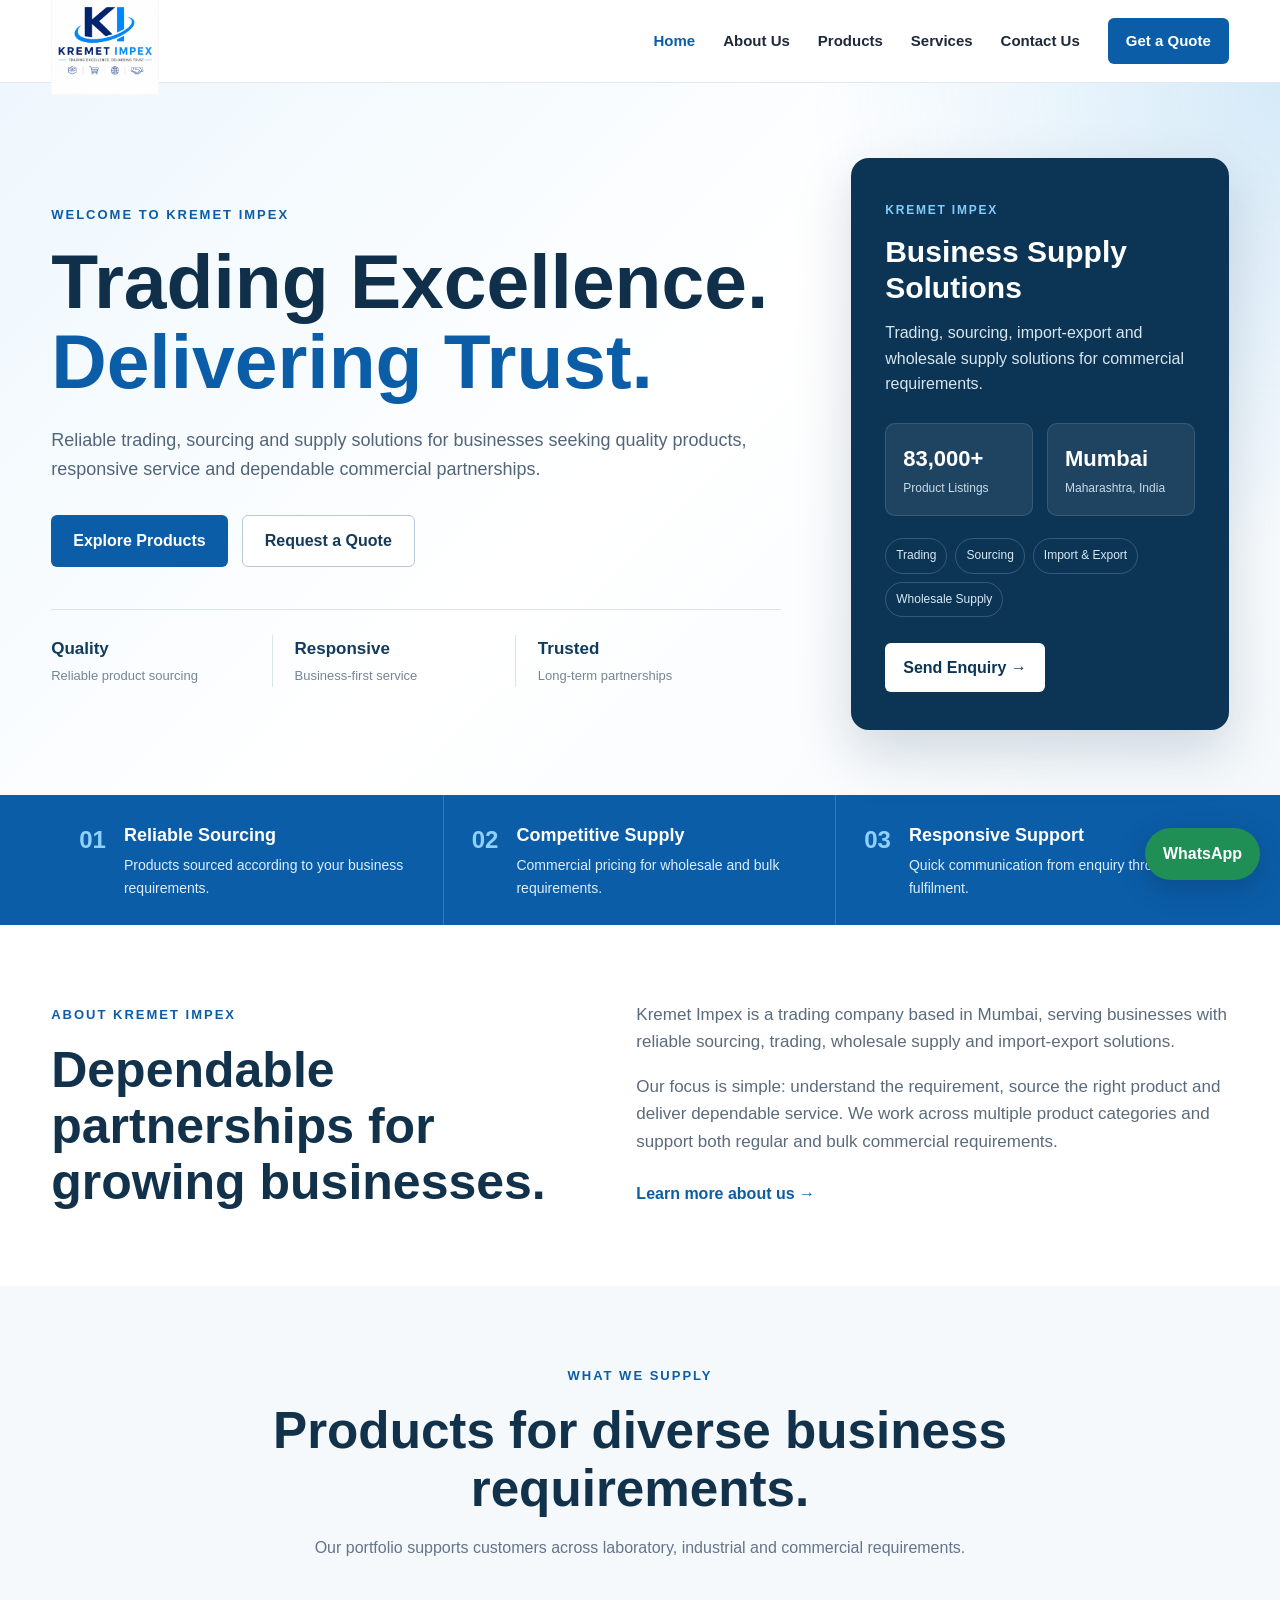
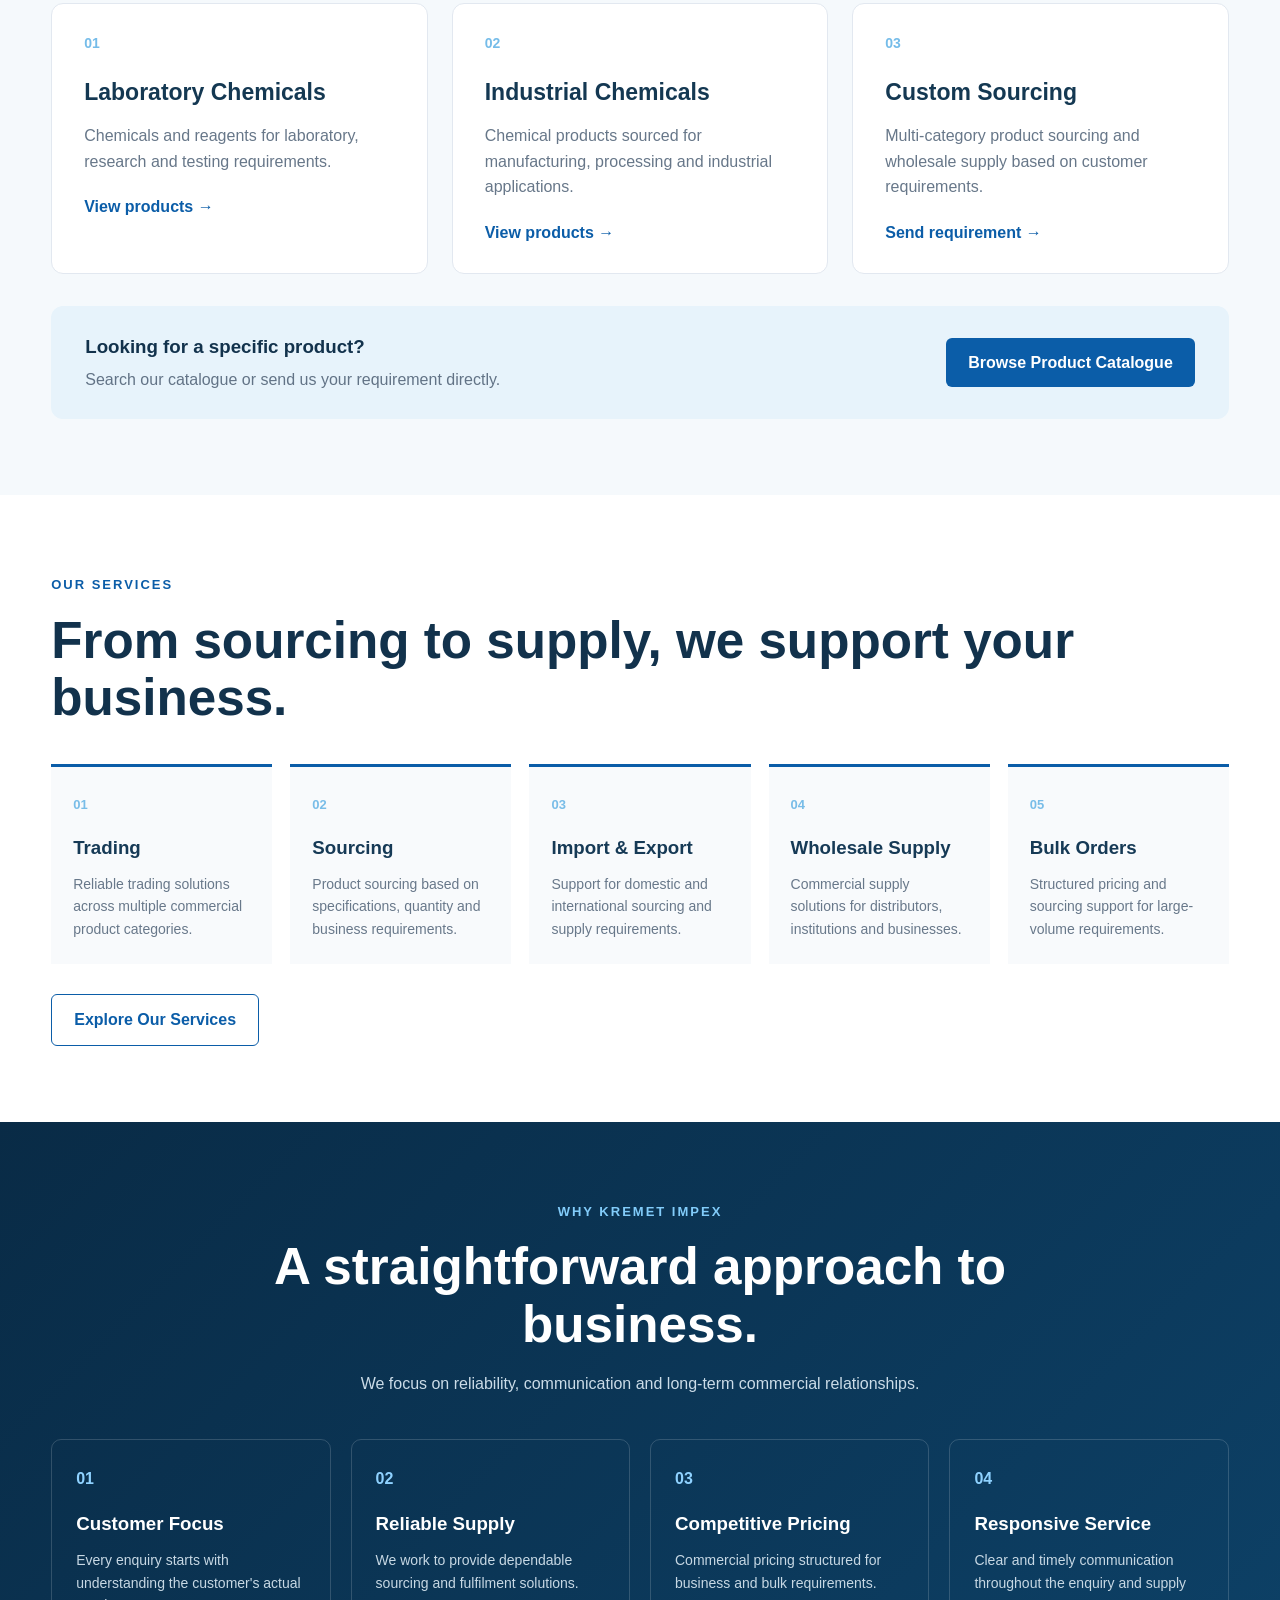
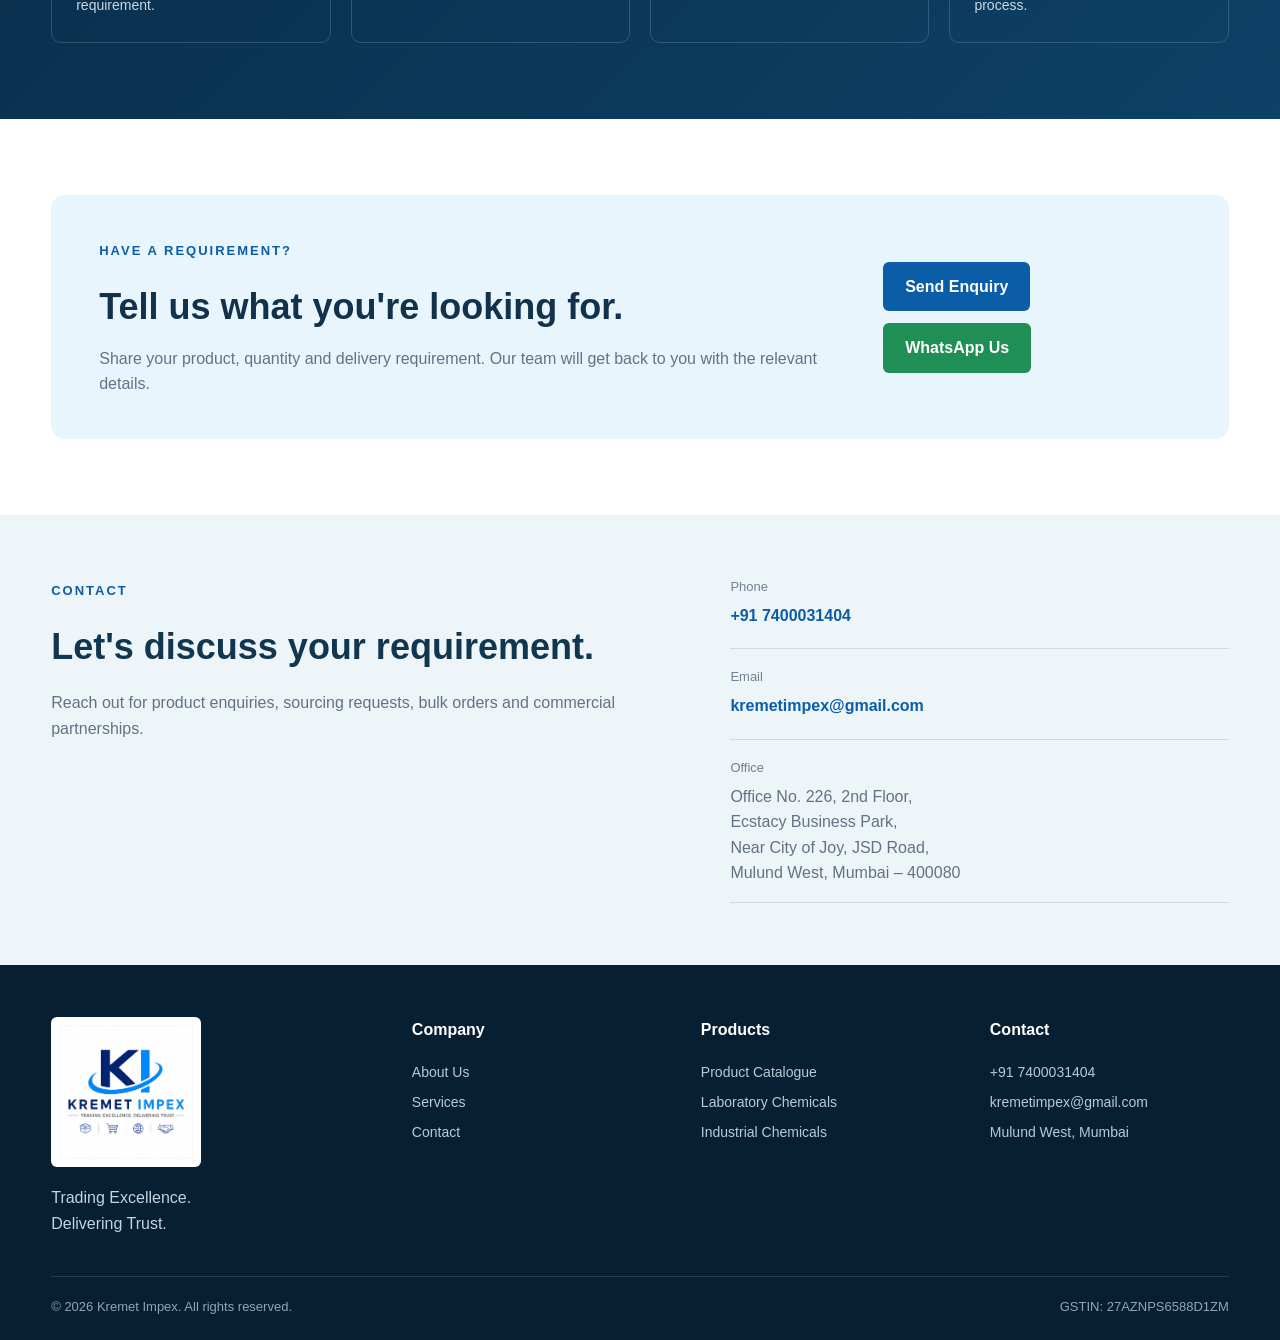
<file: index.html>
<!DOCTYPE html>
<html lang="en">

<head>
    <meta charset="UTF-8">
    <meta name="viewport" content="width=device-width, initial-scale=1.0">

<link rel="icon" type="image/png" href="images/kisquare.png">
<link rel="shortcut icon" type="image/png" href="images/kisquare.png">
<link rel="apple-touch-icon" href="images/kisquare.png">

    <title>Kremet Impex | Trading Excellence. Delivering Trust.</title>

    <meta name="description"
        content="Kremet Impex is a Mumbai-based trading company providing chemicals, sourcing, import-export, wholesale supply and bulk order solutions.">

    <link rel="stylesheet" href="style.css">
</head>

<body>

<header class="header">

    <div class="container navbar">

        <a href="index.html" class="brand">
            <img src="images/logo.jpeg" alt="Kremet Impex">
        </a>

        <button class="menu-button" id="menuButton" aria-label="Open menu">
            ☰
        </button>

        <nav class="navigation" id="navigation">

            <a href="index.html" class="active">Home</a>
            <a href="about.html">About Us</a>
            <a href="products.html">Products</a>
            <a href="services.html">Services</a>
            <a href="contact.html">Contact Us</a>
            <a href="contact.html" class="nav-quote">Get a Quote</a>

        </nav>

    </div>

</header>


<main>


<section class="hero">

    <div class="container hero-grid">

        <div class="hero-content">

            <span class="eyebrow">WELCOME TO KREMET IMPEX</span>

            <h1>
                Trading Excellence.<br>
                <span>Delivering Trust.</span>
            </h1>

            <p class="hero-description">
                Reliable trading, sourcing and supply solutions for businesses
                seeking quality products, responsive service and dependable
                commercial partnerships.
            </p>

            <div class="hero-actions">

                <a href="products.html" class="button primary-button">
                    Explore Products
                </a>

                <a href="contact.html" class="button secondary-button">
                    Request a Quote
                </a>

            </div>

            <div class="hero-highlights">

                <div>
                    <strong>Quality</strong>
                    <span>Reliable product sourcing</span>
                </div>

                <div>
                    <strong>Responsive</strong>
                    <span>Business-first service</span>
                </div>

                <div>
                    <strong>Trusted</strong>
                    <span>Long-term partnerships</span>
                </div>

            </div>

        </div>


        <div class="hero-card">

            <span class="hero-card-label">KREMET IMPEX</span>

            <h3>Business Supply Solutions</h3>

            <p class="hero-card-intro">
                Trading, sourcing, import-export and wholesale supply
                solutions for commercial requirements.
            </p>

            <div class="hero-card-stats">

                <div>
                    <strong>83,000+</strong>
                    <span>Product Listings</span>
                </div>

                <div>
                    <strong>Mumbai</strong>
                    <span>Maharashtra, India</span>
                </div>

            </div>

            <div class="hero-card-services">
                <span>Trading</span>
                <span>Sourcing</span>
                <span>Import & Export</span>
                <span>Wholesale Supply</span>
            </div>

            <a href="contact.html" class="hero-card-button">
                Send Enquiry →
            </a>

        </div>

    </div>

</section>


<section class="trust-strip">

    <div class="container trust-grid">

        <div class="trust-item">

            <span>01</span>

            <div>
                <h3>Reliable Sourcing</h3>
                <p>
                    Products sourced according to your business requirements.
                </p>
            </div>

        </div>


        <div class="trust-item">

            <span>02</span>

            <div>
                <h3>Competitive Supply</h3>
                <p>
                    Commercial pricing for wholesale and bulk requirements.
                </p>
            </div>

        </div>


        <div class="trust-item">

            <span>03</span>

            <div>
                <h3>Responsive Support</h3>
                <p>
                    Quick communication from enquiry through fulfilment.
                </p>
            </div>

        </div>

    </div>

</section>


<section class="section about-preview">

    <div class="container two-column">

        <div class="section-heading about-heading">

            <span class="eyebrow">ABOUT KREMET IMPEX</span>

            <h2>
                Dependable partnerships for growing businesses.
            </h2>

        </div>


        <div class="about-text">

            <p>
                Kremet Impex is a trading company based in Mumbai,
                serving businesses with reliable sourcing, trading,
                wholesale supply and import-export solutions.
            </p>

            <p>
                Our focus is simple: understand the requirement,
                source the right product and deliver dependable service.
                We work across multiple product categories and support
                both regular and bulk commercial requirements.
            </p>

            <a href="about.html" class="text-link">
                Learn more about us →
            </a>

        </div>

    </div>

</section>


<section class="section products-preview">

    <div class="container">

        <div class="section-heading centered">

            <span class="eyebrow">WHAT WE SUPPLY</span>

            <h2>
                Products for diverse business requirements.
            </h2>

            <p>
                Our portfolio supports customers across laboratory,
                industrial and commercial requirements.
            </p>

        </div>


        <div class="category-grid">

            <article class="category-card">

                <div class="category-number">01</div>

                <h3>Laboratory Chemicals</h3>

                <p>
                    Chemicals and reagents for laboratory,
                    research and testing requirements.
                </p>

                <a href="products.html">
                    View products →
                </a>

            </article>


            <article class="category-card">

                <div class="category-number">02</div>

                <h3>Industrial Chemicals</h3>

                <p>
                    Chemical products sourced for manufacturing,
                    processing and industrial applications.
                </p>

                <a href="products.html">
                    View products →
                </a>

            </article>


            <article class="category-card">

                <div class="category-number">03</div>

                <h3>Custom Sourcing</h3>

                <p>
                    Multi-category product sourcing and wholesale
                    supply based on customer requirements.
                </p>

                <a href="contact.html">
                    Send requirement →
                </a>

            </article>

        </div>


        <div class="products-cta">

            <div>

                <h3>Looking for a specific product?</h3>

                <p>
                    Search our catalogue or send us your requirement directly.
                </p>

            </div>

            <a href="products.html" class="button primary-button">
                Browse Product Catalogue
            </a>

        </div>

    </div>

</section>


<section class="section services-preview">

    <div class="container">

        <div class="section-heading">

            <span class="eyebrow">OUR SERVICES</span>

            <h2>
                From sourcing to supply, we support your business.
            </h2>

        </div>


        <div class="services-grid">

            <article class="service-card">

                <span>01</span>

                <h3>Trading</h3>

                <p>
                    Reliable trading solutions across multiple
                    commercial product categories.
                </p>

            </article>


            <article class="service-card">

                <span>02</span>

                <h3>Sourcing</h3>

                <p>
                    Product sourcing based on specifications,
                    quantity and business requirements.
                </p>

            </article>


            <article class="service-card">

                <span>03</span>

                <h3>Import & Export</h3>

                <p>
                    Support for domestic and international
                    sourcing and supply requirements.
                </p>

            </article>


            <article class="service-card">

                <span>04</span>

                <h3>Wholesale Supply</h3>

                <p>
                    Commercial supply solutions for distributors,
                    institutions and businesses.
                </p>

            </article>


            <article class="service-card">

                <span>05</span>

                <h3>Bulk Orders</h3>

                <p>
                    Structured pricing and sourcing support
                    for large-volume requirements.
                </p>

            </article>

        </div>


        <a href="services.html"
           class="button outline-button section-button">
            Explore Our Services
        </a>

    </div>

</section>


<section class="section why-us">

    <div class="container">

        <div class="section-heading centered light-heading">

            <span class="eyebrow">WHY KREMET IMPEX</span>

            <h2>
                A straightforward approach to business.
            </h2>

            <p>
                We focus on reliability, communication and
                long-term commercial relationships.
            </p>

        </div>


        <div class="why-grid">

            <div class="why-item">

                <strong>01</strong>

                <h3>Customer Focus</h3>

                <p>
                    Every enquiry starts with understanding
                    the customer's actual requirement.
                </p>

            </div>


            <div class="why-item">

                <strong>02</strong>

                <h3>Reliable Supply</h3>

                <p>
                    We work to provide dependable sourcing
                    and fulfilment solutions.
                </p>

            </div>


            <div class="why-item">

                <strong>03</strong>

                <h3>Competitive Pricing</h3>

                <p>
                    Commercial pricing structured for
                    business and bulk requirements.
                </p>

            </div>


            <div class="why-item">

                <strong>04</strong>

                <h3>Responsive Service</h3>

                <p>
                    Clear and timely communication throughout
                    the enquiry and supply process.
                </p>

            </div>

        </div>

    </div>

</section>


<section class="section enquiry">

    <div class="container enquiry-box">

        <div>

            <span class="eyebrow">HAVE A REQUIREMENT?</span>

            <h2>
                Tell us what you're looking for.
            </h2>

            <p>
                Share your product, quantity and delivery requirement.
                Our team will get back to you with the relevant details.
            </p>

        </div>


        <div class="enquiry-actions">

            <a href="contact.html"
               class="button primary-button">
                Send Enquiry
            </a>

            <a href="https://wa.me/917400031404"
               class="button whatsapp-button"
               target="_blank"
               rel="noopener noreferrer">
                WhatsApp Us
            </a>

        </div>

    </div>

</section>


<section class="contact-preview">

    <div class="container contact-grid">

        <div>

            <span class="eyebrow">CONTACT</span>

            <h2>
                Let's discuss your requirement.
            </h2>

            <p>
                Reach out for product enquiries, sourcing requests,
                bulk orders and commercial partnerships.
            </p>

        </div>


        <div class="contact-details">

            <div>

                <span>Phone</span>

                <a href="tel:+917400031404">
                    +91 7400031404
                </a>

            </div>


            <div>

                <span>Email</span>

                <a href="mailto:kremetimpex@gmail.com">
                    kremetimpex@gmail.com
                </a>

            </div>


            <div>

                <span>Office</span>

                <p>
                    Office No. 226, 2nd Floor,<br>
                    Ecstacy Business Park,<br>
                    Near City of Joy, JSD Road,<br>
                    Mulund West, Mumbai – 400080
                </p>

            </div>

        </div>

    </div>

</section>


</main>


<footer class="footer">

    <div class="container">

        <div class="footer-grid">

            <div class="footer-brand">

                <img src="images/logo.jpeg"
                     alt="Kremet Impex">

                <p>
                    Trading Excellence.<br>
                    Delivering Trust.
                </p>

            </div>


            <div>

                <h4>Company</h4>

                <a href="about.html">About Us</a>
                <a href="services.html">Services</a>
                <a href="contact.html">Contact</a>

            </div>


            <div>

                <h4>Products</h4>

                <a href="products.html">Product Catalogue</a>
                <a href="products.html">Laboratory Chemicals</a>
                <a href="products.html">Industrial Chemicals</a>

            </div>


            <div>

                <h4>Contact</h4>

                <a href="tel:+917400031404">
                    +91 7400031404
                </a>

                <a href="mailto:kremetimpex@gmail.com">
                    kremetimpex@gmail.com
                </a>

                <span>
                    Mulund West, Mumbai
                </span>

            </div>

        </div>


        <div class="footer-bottom">

            <p>
                © 2026 Kremet Impex. All rights reserved.
            </p>

            <p>
                GSTIN: 27AZNPS6588D1ZM
            </p>

        </div>

    </div>

</footer>


<a href="https://wa.me/917400031404"
   class="floating-whatsapp"
   target="_blank"
   rel="noopener noreferrer">
    WhatsApp
</a>


<script src="script.js"></script>

</body>

</html>
</file>
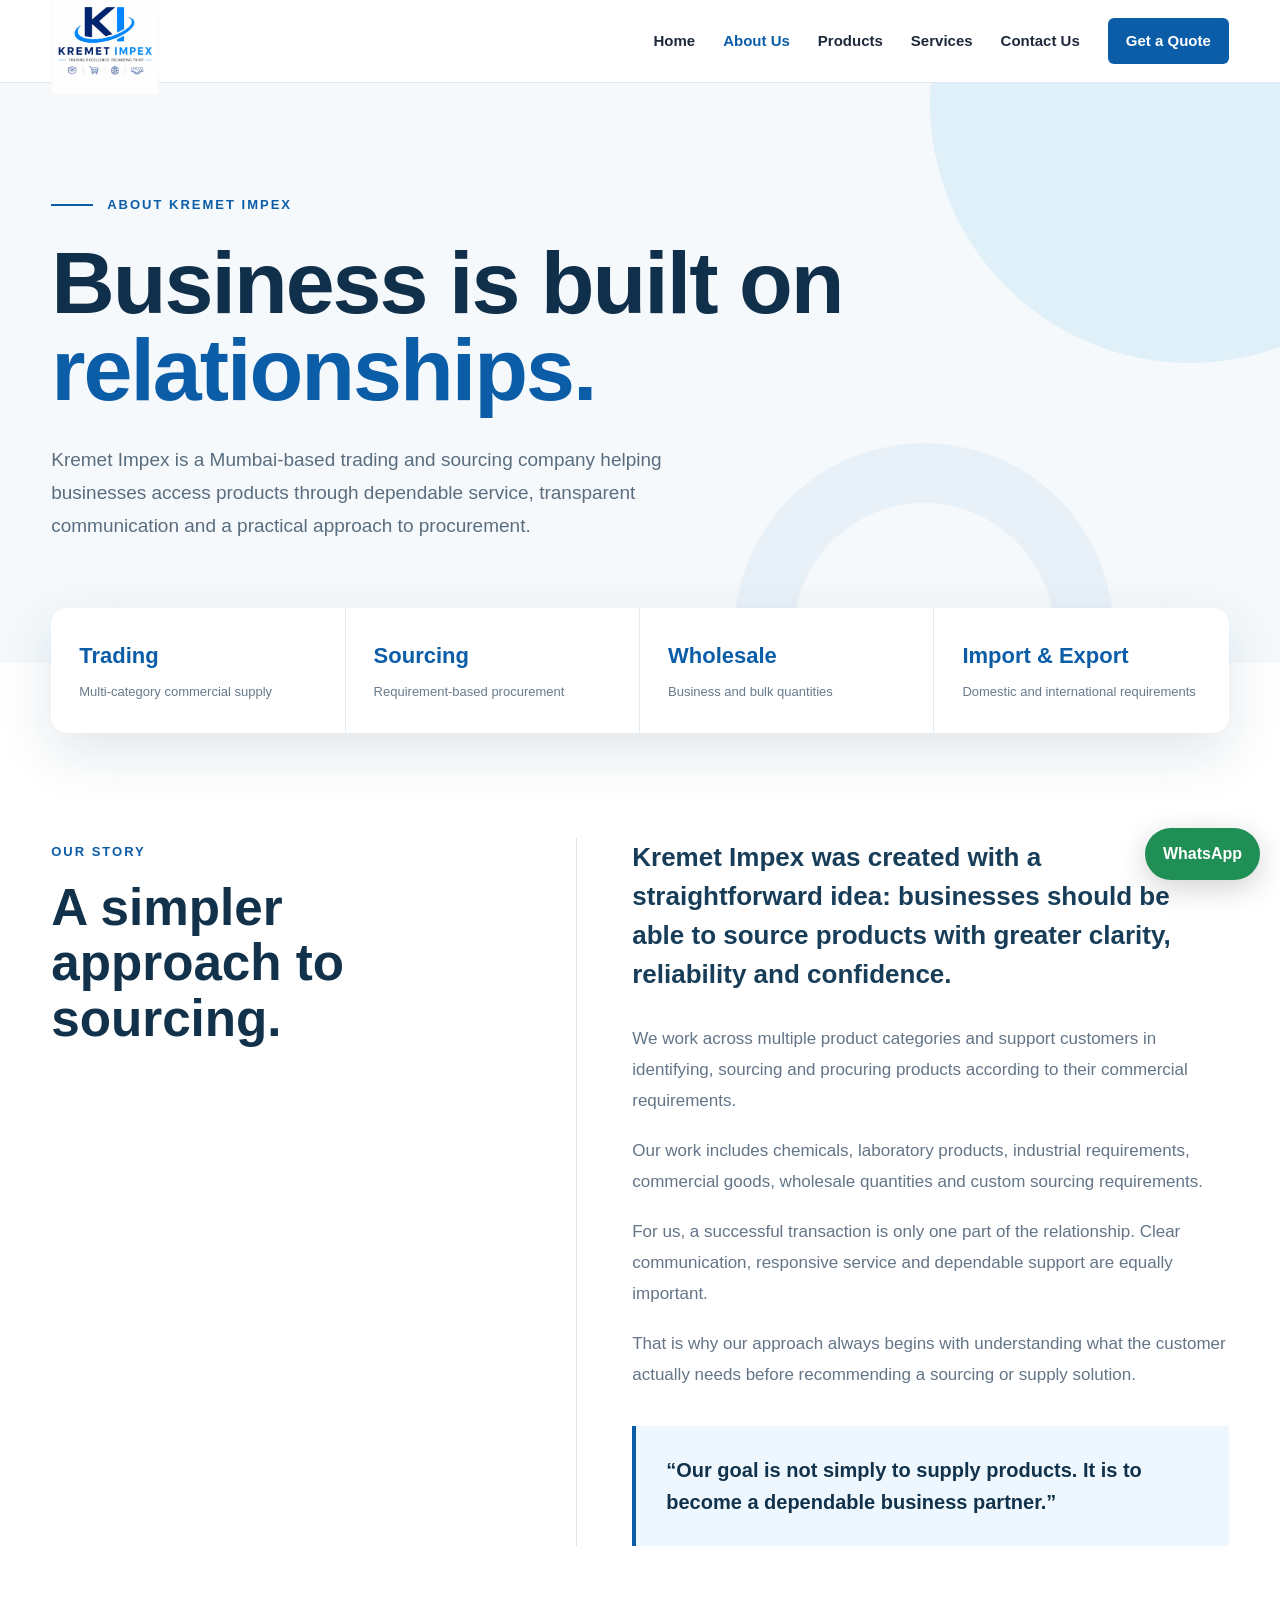
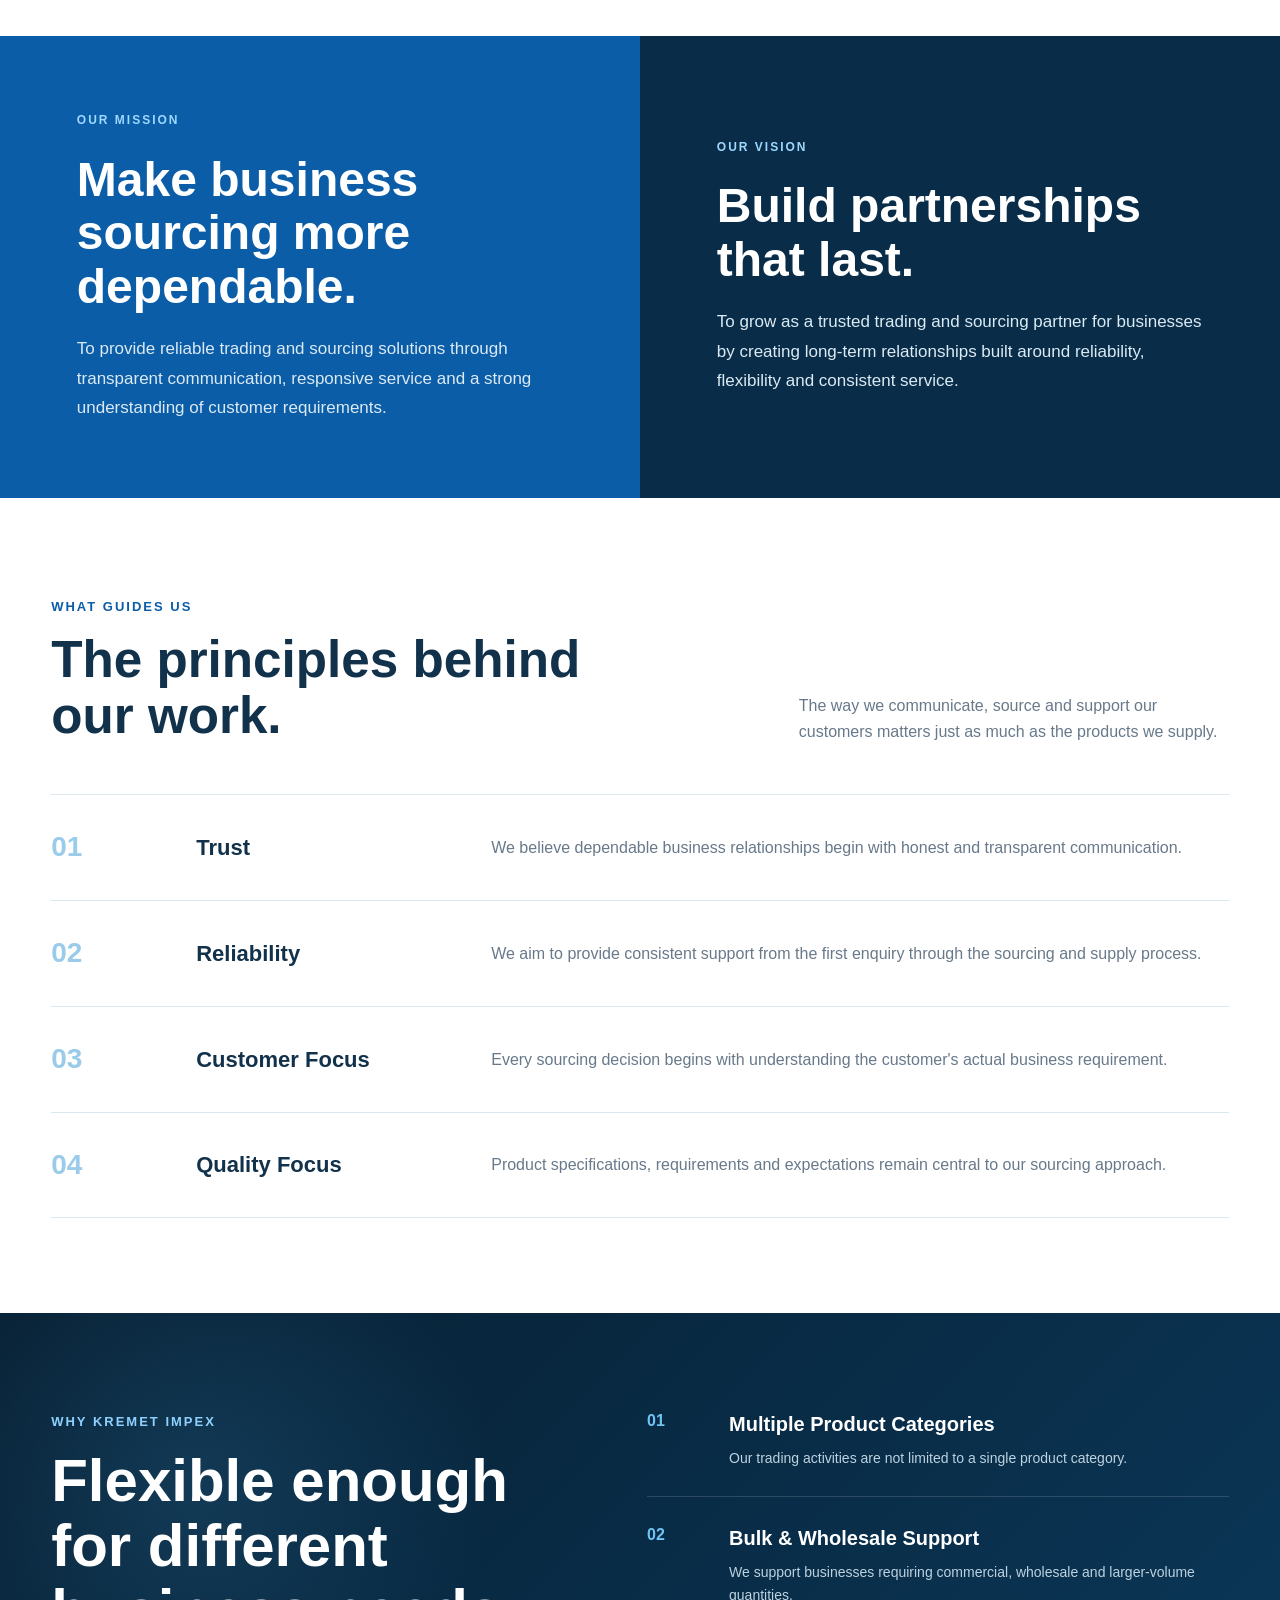
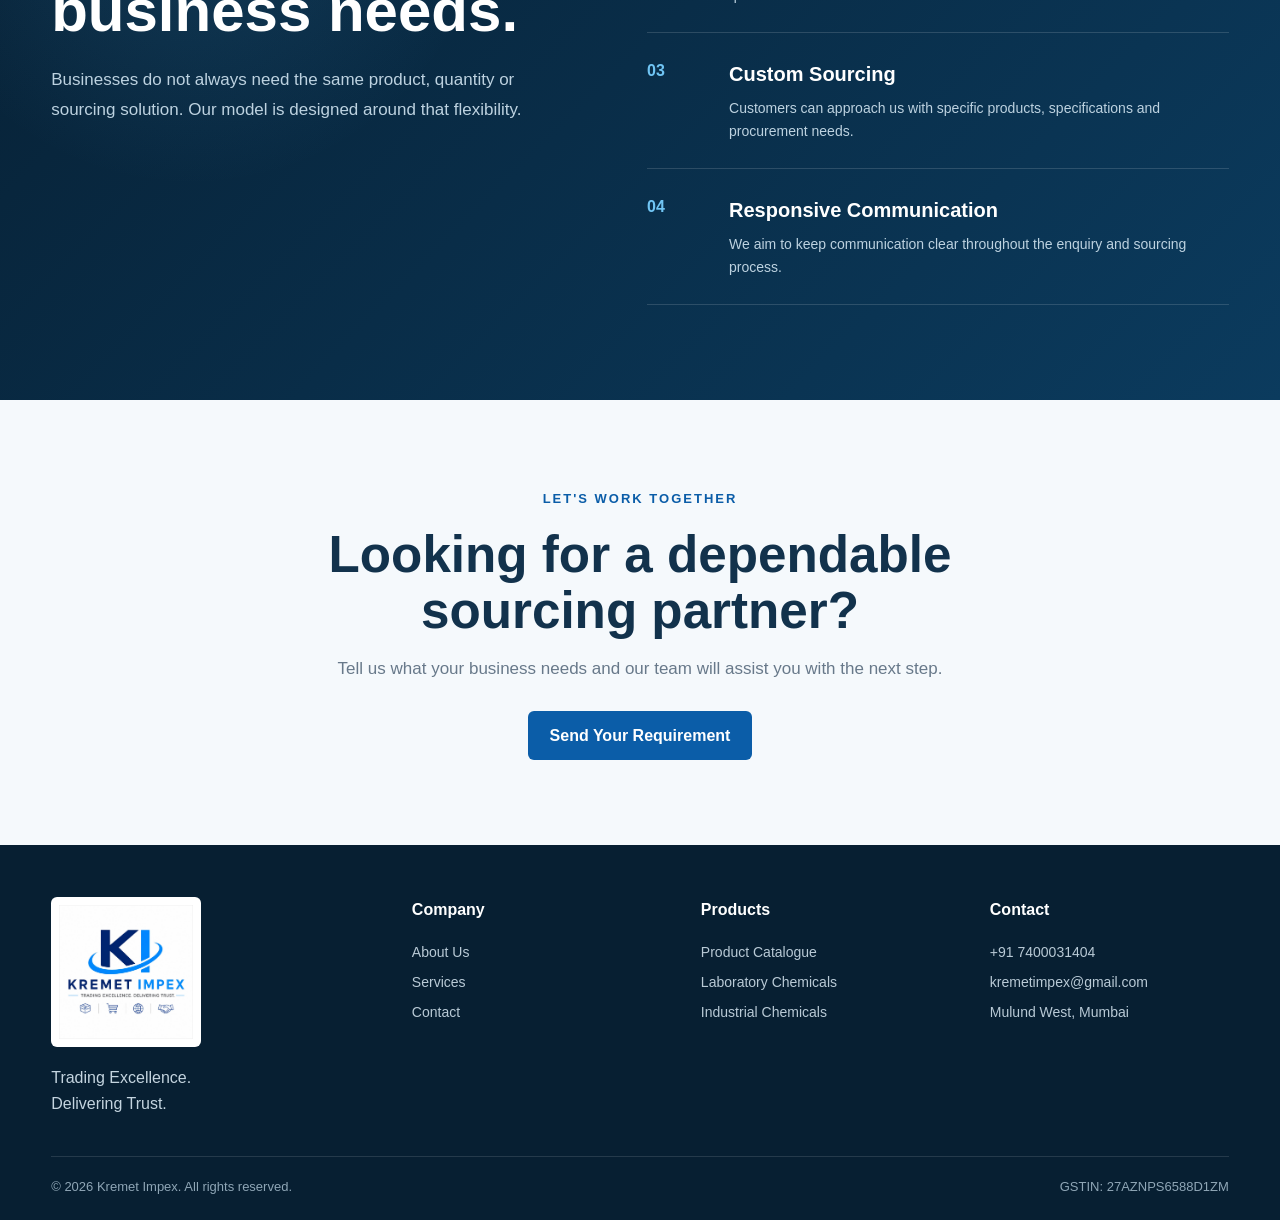
<file: about.html>
<!DOCTYPE html>
<html lang="en">

<head>

    <meta charset="UTF-8">
    <meta name="viewport" content="width=device-width, initial-scale=1.0">

     <link rel="icon" type="image/png" href="images/kisquare.png">
<link rel="shortcut icon" type="image/png" href="images/kisquare.png">
<link rel="apple-touch-icon" href="images/kisquare.png">
    <title>About Us | Kremet Impex</title>

    <meta name="description"
        content="Learn about Kremet Impex, a Mumbai-based trading and sourcing company focused on reliable supply, transparent communication and long-term business relationships.">

    <link rel="stylesheet" href="style.css">

    <style>

        .about-new-hero {
            position: relative;
            overflow: hidden;
            background: #f5f9fc;
            padding: 105px 0 120px;
        }

        .about-new-hero::before {
            content: "";
            position: absolute;
            width: 520px;
            height: 520px;
            border-radius: 50%;
            background: rgba(78, 174, 230, 0.12);
            right: -170px;
            top: -240px;
        }

        .about-new-hero::after {
            content: "";
            position: absolute;
            width: 260px;
            height: 260px;
            border-radius: 50%;
            border: 60px solid rgba(11, 93, 168, 0.05);
            right: 13%;
            bottom: -160px;
        }

        .about-new-hero-content {
            position: relative;
            z-index: 2;
            max-width: 930px;
        }

        .about-new-hero .about-small-title {
            display: inline-flex;
            align-items: center;
            gap: 14px;
            color: #0b5da8;
            font-size: 13px;
            font-weight: 700;
            letter-spacing: 2px;
            margin-bottom: 25px;
        }

        .about-new-hero .about-small-title::before {
            content: "";
            width: 42px;
            height: 2px;
            background: #0b5da8;
        }

        .about-new-hero h1 {
            color: #102f4a;
            font-size: clamp(52px, 7vw, 88px);
            line-height: 0.98;
            letter-spacing: -2px;
            margin-bottom: 30px;
        }

        .about-new-hero h1 span {
            color: #0b5da8;
        }

        .about-new-hero-description {
            max-width: 710px;
            color: #596d7f;
            font-size: 19px;
            line-height: 1.75;
        }

        .about-highlights {
            position: relative;
            z-index: 5;
            margin-top: -55px;
        }

        .about-highlights-box {
            background: #ffffff;
            border-radius: 16px;
            box-shadow: 0 20px 55px rgba(16, 47, 74, 0.12);
            display: grid;
            grid-template-columns: repeat(4, 1fr);
            overflow: hidden;
        }

        .about-highlight {
            padding: 30px 28px;
            border-right: 1px solid #e4edf3;
        }

        .about-highlight:last-child {
            border-right: none;
        }

        .about-highlight strong {
            display: block;
            color: #0b5da8;
            font-size: 22px;
            margin-bottom: 5px;
        }

        .about-highlight span {
            color: #687b8d;
            font-size: 13px;
        }

        .about-story-new {
            padding: 105px 0 90px;
        }

        .about-story-grid-new {
            display: grid;
            grid-template-columns: 0.8fr 1.2fr;
            gap: 90px;
            align-items: start;
        }

        .about-story-label {
            position: sticky;
            top: 125px;
        }

        .about-story-label span {
            color: #0b5da8;
            font-size: 13px;
            font-weight: 700;
            letter-spacing: 2px;
        }

        .about-story-label h2 {
            color: #12324c;
            font-size: clamp(38px, 4vw, 56px);
            line-height: 1.08;
            margin-top: 16px;
        }

        .about-story-content-new {
            border-left: 1px solid #dce6ed;
            padding-left: 55px;
        }

        .story-lead {
            color: #173d59;
            font-size: 26px;
            line-height: 1.5;
            font-weight: 600;
            margin-bottom: 30px;
        }

        .about-story-content-new p:not(.story-lead) {
            color: #637587;
            font-size: 17px;
            line-height: 1.8;
            margin-bottom: 20px;
        }

        .story-quote {
            margin-top: 36px;
            padding: 28px 30px;
            background: #edf7fd;
            border-left: 4px solid #0b5da8;
        }

        .story-quote p {
            color: #12324c !important;
            font-size: 20px !important;
            font-weight: 600;
            line-height: 1.6 !important;
            margin: 0 !important;
        }

        .mission-vision-new {
            display: grid;
            grid-template-columns: 1fr 1fr;
        }

        .mission-panel,
        .vision-panel {
            min-height: 440px;
            padding: 75px max(6vw, 50px);
            display: flex;
            flex-direction: column;
            justify-content: center;
        }

        .mission-panel {
            background: #0b5da8;
            color: #ffffff;
        }

        .vision-panel {
            background: #092d48;
            color: #ffffff;
        }

        .mission-panel span,
        .vision-panel span {
            color: #9ed8ff;
            font-size: 12px;
            font-weight: 700;
            letter-spacing: 2px;
            margin-bottom: 22px;
        }

        .mission-panel h2,
        .vision-panel h2 {
            font-size: clamp(34px, 4vw, 48px);
            line-height: 1.12;
            margin-bottom: 20px;
        }

        .mission-panel p,
        .vision-panel p {
            color: #dbeaf4;
            font-size: 17px;
            line-height: 1.75;
            max-width: 570px;
        }

        .values-new {
            padding: 95px 0;
            background: #ffffff;
        }

        .values-new-heading {
            display: flex;
            justify-content: space-between;
            align-items: end;
            gap: 50px;
            margin-bottom: 50px;
        }

        .values-new-heading div:first-child {
            max-width: 600px;
        }

        .values-new-heading span {
            color: #0b5da8;
            font-size: 13px;
            font-weight: 700;
            letter-spacing: 2px;
        }

        .values-new-heading h2 {
            color: #12324c;
            font-size: clamp(38px, 4vw, 54px);
            line-height: 1.1;
            margin-top: 13px;
        }

        .values-new-heading p {
            color: #68798a;
            max-width: 430px;
        }

        .values-new-list {
            border-top: 1px solid #dce6ed;
        }

        .value-new-row {
            display: grid;
            grid-template-columns: 110px 260px 1fr;
            align-items: center;
            gap: 35px;
            padding: 30px 0;
            border-bottom: 1px solid #dce6ed;
            transition: 0.25s ease;
        }

        .value-new-row:hover {
            padding-left: 18px;
            background: #f8fbfd;
        }

        .value-new-number {
            color: #9acbea;
            font-size: 28px;
            font-weight: 700;
        }

        .value-new-row h3 {
            color: #12324c;
            font-size: 22px;
        }

        .value-new-row p {
            color: #68798a;
            line-height: 1.7;
        }

        .why-about-new {
            background:
                radial-gradient(circle at 15% 25%, rgba(74, 171, 231, 0.16), transparent 25%),
                linear-gradient(135deg, #071f32, #0b3b5e);
            padding: 95px 0;
            color: #ffffff;
        }

        .why-about-grid-new {
            display: grid;
            grid-template-columns: 1fr 1.15fr;
            gap: 90px;
            align-items: start;
        }

        .why-about-intro span {
            color: #8ed1ff;
            font-size: 13px;
            font-weight: 700;
            letter-spacing: 2px;
        }

        .why-about-intro h2 {
            font-size: clamp(40px, 5vw, 60px);
            line-height: 1.08;
            margin: 15px 0 22px;
        }

        .why-about-intro p {
            color: #bdd2e0;
            font-size: 17px;
            line-height: 1.75;
            max-width: 560px;
        }

        .why-about-points {
            display: grid;
            gap: 0;
        }

        .why-about-point {
            display: grid;
            grid-template-columns: 60px 1fr;
            gap: 22px;
            padding: 25px 0;
            border-bottom: 1px solid rgba(255, 255, 255, 0.14);
        }

        .why-about-point:first-child {
            padding-top: 0;
        }

        .why-about-point-number {
            color: #70c5f4;
            font-weight: 700;
        }

        .why-about-point h3 {
            font-size: 20px;
            margin-bottom: 7px;
        }

        .why-about-point p {
            color: #bdd2e0;
            font-size: 14px;
            line-height: 1.65;
        }

        .about-final-cta {
            padding: 85px 0;
            background: #f5f9fc;
            text-align: center;
        }

        .about-final-cta-inner {
            max-width: 780px;
            margin: 0 auto;
        }

        .about-final-cta span {
            color: #0b5da8;
            font-size: 13px;
            font-weight: 700;
            letter-spacing: 2px;
        }

        .about-final-cta h2 {
            color: #12324c;
            font-size: clamp(38px, 4vw, 54px);
            line-height: 1.1;
            margin: 16px 0;
        }

        .about-final-cta p {
            color: #68798a;
            font-size: 17px;
            margin-bottom: 28px;
        }

        @media (max-width: 950px) {

            .about-highlights-box {
                grid-template-columns: repeat(2, 1fr);
            }

            .about-highlight {
                border-bottom: 1px solid #e4edf3;
            }

            .about-story-grid-new {
                grid-template-columns: 1fr;
                gap: 35px;
            }

            .about-story-label {
                position: static;
            }

            .about-story-content-new {
                border-left: none;
                padding-left: 0;
            }

            .mission-vision-new {
                grid-template-columns: 1fr;
            }

            .values-new-heading {
                flex-direction: column;
                align-items: flex-start;
            }

            .value-new-row {
                grid-template-columns: 80px 220px 1fr;
            }

            .why-about-grid-new {
                grid-template-columns: 1fr;
                gap: 50px;
            }

        }

        @media (max-width: 650px) {

            .about-new-hero {
                padding: 70px 0 100px;
            }

            .about-new-hero h1 {
                letter-spacing: -1px;
            }

            .about-highlights-box {
                grid-template-columns: 1fr;
            }

            .about-highlight {
                border-right: none;
            }

            .about-story-new {
                padding: 80px 0 65px;
            }

            .story-lead {
                font-size: 21px;
            }

            .mission-panel,
            .vision-panel {
                min-height: auto;
                padding: 58px 7%;
            }

            .values-new {
                padding: 70px 0;
            }

            .value-new-row {
                grid-template-columns: 55px 1fr;
                gap: 15px;
            }

            .value-new-row p {
                grid-column: 2;
            }

            .why-about-new {
                padding: 70px 0;
            }

        }

    </style>

</head>


<body>


<header class="header">

    <div class="container navbar">

        <a href="index.html" class="brand">
            <img src="images/logo.jpeg" alt="Kremet Impex">
        </a>

        <button class="menu-button" id="menuButton" aria-label="Open menu">
            ☰
        </button>

        <nav class="navigation" id="navigation">

            <a href="index.html">Home</a>

            <a href="about.html" class="active">
                About Us
            </a>

            <a href="products.html">
                Products
            </a>

            <a href="services.html">
                Services
            </a>

            <a href="contact.html">
                Contact Us
            </a>

            <a href="contact.html" class="nav-quote">
                Get a Quote
            </a>

        </nav>

    </div>

</header>


<main>


<section class="about-new-hero">

    <div class="container">

        <div class="about-new-hero-content">

            <div class="about-small-title">
                ABOUT KREMET IMPEX
            </div>

            <h1>
                Business is built on
                <span>relationships.</span>
            </h1>

            <p class="about-new-hero-description">
                Kremet Impex is a Mumbai-based trading and sourcing company
                helping businesses access products through dependable service,
                transparent communication and a practical approach to procurement.
            </p>

        </div>

    </div>

</section>


<section class="about-highlights">

    <div class="container">

        <div class="about-highlights-box">

            <div class="about-highlight">

                <strong>Trading</strong>

                <span>
                    Multi-category commercial supply
                </span>

            </div>


            <div class="about-highlight">

                <strong>Sourcing</strong>

                <span>
                    Requirement-based procurement
                </span>

            </div>


            <div class="about-highlight">

                <strong>Wholesale</strong>

                <span>
                    Business and bulk quantities
                </span>

            </div>


            <div class="about-highlight">

                <strong>Import & Export</strong>

                <span>
                    Domestic and international requirements
                </span>

            </div>

        </div>

    </div>

</section>


<section class="about-story-new">

    <div class="container about-story-grid-new">

        <div class="about-story-label">

            <span>OUR STORY</span>

            <h2>
                A simpler approach to sourcing.
            </h2>

        </div>


        <div class="about-story-content-new">

            <p class="story-lead">
                Kremet Impex was created with a straightforward idea:
                businesses should be able to source products with greater
                clarity, reliability and confidence.
            </p>

            <p>
                We work across multiple product categories and support
                customers in identifying, sourcing and procuring products
                according to their commercial requirements.
            </p>

            <p>
                Our work includes chemicals, laboratory products,
                industrial requirements, commercial goods, wholesale
                quantities and custom sourcing requirements.
            </p>

            <p>
                For us, a successful transaction is only one part of the
                relationship. Clear communication, responsive service and
                dependable support are equally important.
            </p>

            <p>
                That is why our approach always begins with understanding
                what the customer actually needs before recommending a
                sourcing or supply solution.
            </p>


            <div class="story-quote">

                <p>
                    “Our goal is not simply to supply products.
                    It is to become a dependable business partner.”
                </p>

            </div>

        </div>

    </div>

</section>


<section class="mission-vision-new">

    <div class="mission-panel">

        <span>OUR MISSION</span>

        <h2>
            Make business sourcing more dependable.
        </h2>

        <p>
            To provide reliable trading and sourcing solutions through
            transparent communication, responsive service and a strong
            understanding of customer requirements.
        </p>

    </div>


    <div class="vision-panel">

        <span>OUR VISION</span>

        <h2>
            Build partnerships that last.
        </h2>

        <p>
            To grow as a trusted trading and sourcing partner for
            businesses by creating long-term relationships built around
            reliability, flexibility and consistent service.
        </p>

    </div>

</section>


<section class="values-new">

    <div class="container">

        <div class="values-new-heading">

            <div>

                <span>WHAT GUIDES US</span>

                <h2>
                    The principles behind our work.
                </h2>

            </div>

            <p>
                The way we communicate, source and support our customers
                matters just as much as the products we supply.
            </p>

        </div>


        <div class="values-new-list">


            <div class="value-new-row">

                <div class="value-new-number">
                    01
                </div>

                <h3>Trust</h3>

                <p>
                    We believe dependable business relationships begin
                    with honest and transparent communication.
                </p>

            </div>


            <div class="value-new-row">

                <div class="value-new-number">
                    02
                </div>

                <h3>Reliability</h3>

                <p>
                    We aim to provide consistent support from the first
                    enquiry through the sourcing and supply process.
                </p>

            </div>


            <div class="value-new-row">

                <div class="value-new-number">
                    03
                </div>

                <h3>Customer Focus</h3>

                <p>
                    Every sourcing decision begins with understanding
                    the customer's actual business requirement.
                </p>

            </div>


            <div class="value-new-row">

                <div class="value-new-number">
                    04
                </div>

                <h3>Quality Focus</h3>

                <p>
                    Product specifications, requirements and expectations
                    remain central to our sourcing approach.
                </p>

            </div>


        </div>

    </div>

</section>


<section class="why-about-new">

    <div class="container why-about-grid-new">

        <div class="why-about-intro">

            <span>WHY KREMET IMPEX</span>

            <h2>
                Flexible enough for different business needs.
            </h2>

            <p>
                Businesses do not always need the same product,
                quantity or sourcing solution. Our model is designed
                around that flexibility.
            </p>

        </div>


        <div class="why-about-points">


            <div class="why-about-point">

                <div class="why-about-point-number">
                    01
                </div>

                <div>

                    <h3>Multiple Product Categories</h3>

                    <p>
                        Our trading activities are not limited to
                        a single product category.
                    </p>

                </div>

            </div>


            <div class="why-about-point">

                <div class="why-about-point-number">
                    02
                </div>

                <div>

                    <h3>Bulk & Wholesale Support</h3>

                    <p>
                        We support businesses requiring commercial,
                        wholesale and larger-volume quantities.
                    </p>

                </div>

            </div>


            <div class="why-about-point">

                <div class="why-about-point-number">
                    03
                </div>

                <div>

                    <h3>Custom Sourcing</h3>

                    <p>
                        Customers can approach us with specific
                        products, specifications and procurement needs.
                    </p>

                </div>

            </div>


            <div class="why-about-point">

                <div class="why-about-point-number">
                    04
                </div>

                <div>

                    <h3>Responsive Communication</h3>

                    <p>
                        We aim to keep communication clear throughout
                        the enquiry and sourcing process.
                    </p>

                </div>

            </div>


        </div>

    </div>

</section>


<section class="about-final-cta">

    <div class="container about-final-cta-inner">

        <span>LET'S WORK TOGETHER</span>

        <h2>
            Looking for a dependable sourcing partner?
        </h2>

        <p>
            Tell us what your business needs and our team
            will assist you with the next step.
        </p>

        <a href="contact.html"
           class="button primary-button">

            Send Your Requirement

        </a>

    </div>

</section>


</main>


<footer class="footer">

    <div class="container">

        <div class="footer-grid">


            <div class="footer-brand">

                <img
                    src="images/logo.jpeg"
                    alt="Kremet Impex">

                <p>
                    Trading Excellence.<br>
                    Delivering Trust.
                </p>

            </div>


            <div>

                <h4>Company</h4>

                <a href="about.html">
                    About Us
                </a>

                <a href="services.html">
                    Services
                </a>

                <a href="contact.html">
                    Contact
                </a>

            </div>


            <div>

                <h4>Products</h4>

                <a href="products.html">
                    Product Catalogue
                </a>

                <a href="products.html">
                    Laboratory Chemicals
                </a>

                <a href="products.html">
                    Industrial Chemicals
                </a>

            </div>


            <div>

                <h4>Contact</h4>

                <a href="tel:+917400031404">
                    +91 7400031404
                </a>

                <a href="mailto:kremetimpex@gmail.com">
                    kremetimpex@gmail.com
                </a>

                <span>
                    Mulund West, Mumbai
                </span>

            </div>


        </div>


        <div class="footer-bottom">

            <p>
                © 2026 Kremet Impex.
                All rights reserved.
            </p>

            <p>
                GSTIN: 27AZNPS6588D1ZM
            </p>

        </div>

    </div>

</footer>


<a href="https://wa.me/917400031404"
   class="floating-whatsapp"
   target="_blank"
   rel="noopener noreferrer">

    WhatsApp

</a>


<script src="script.js"></script>


</body>

</html>
</file>
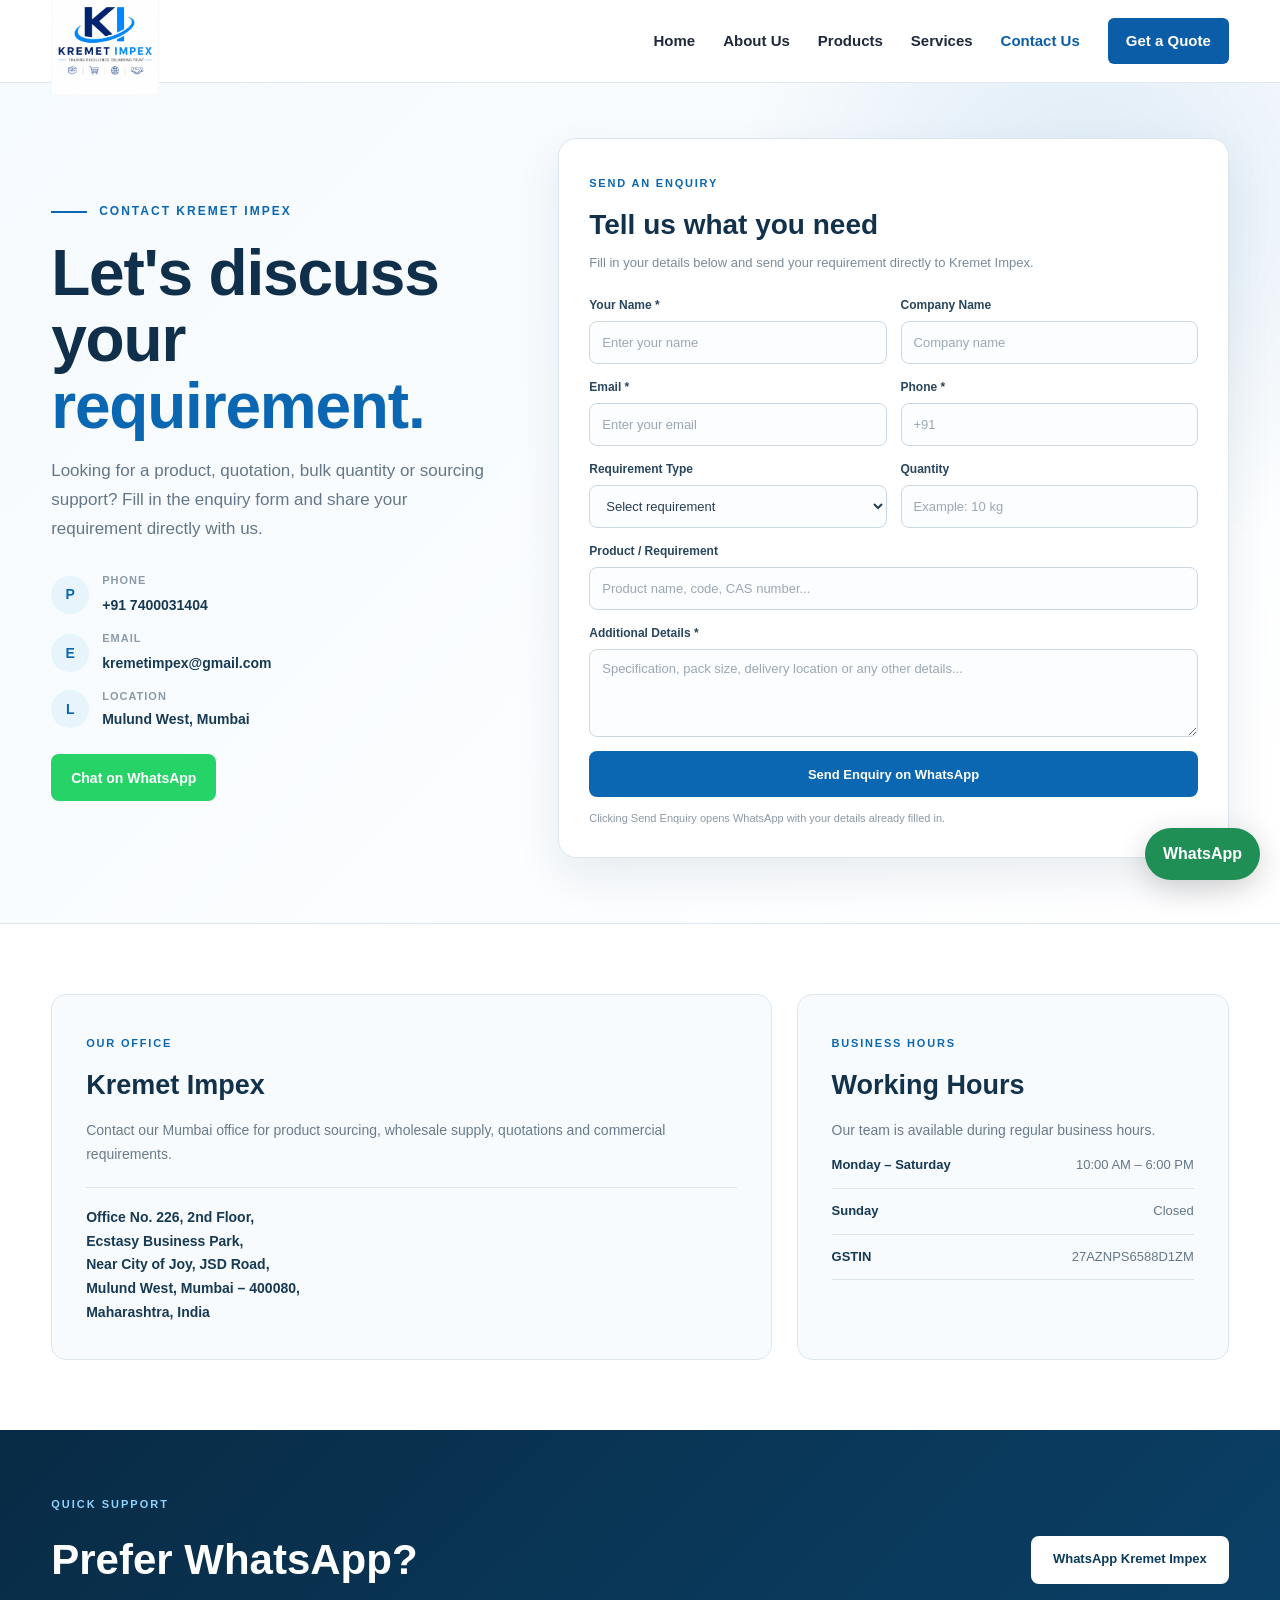
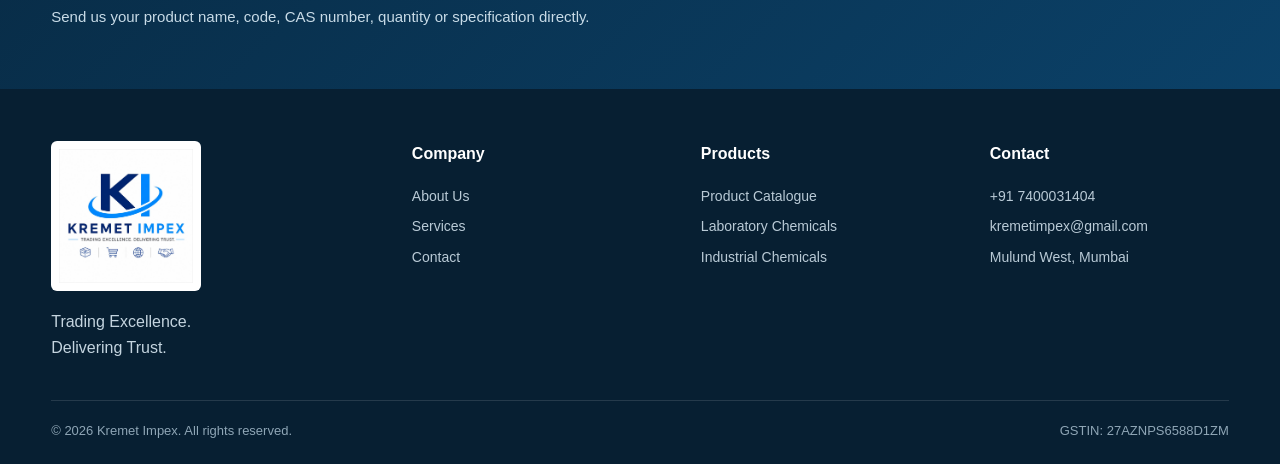
<file: contact.html>
<!DOCTYPE html>
<html lang="en">

<head>

    <meta charset="UTF-8">
    <meta name="viewport" content="width=device-width, initial-scale=1.0">

<link rel="icon" type="image/png" href="images/kisquare.png">
<link rel="shortcut icon" type="image/png" href="images/kisquare.png">
<link rel="apple-touch-icon" href="images/kisquare.png">

    <title>Contact Us | Kremet Impex</title>

    <meta name="description"
        content="Contact Kremet Impex for product enquiries, sourcing requirements, wholesale supply, bulk orders and business quotations.">

    <link rel="stylesheet" href="style.css">

    <style>

        .contact-hero {
            background:
                radial-gradient(circle at 85% 15%, rgba(11, 103, 178, 0.12), transparent 28%),
                linear-gradient(135deg, #f5fafe, #ffffff);
            padding: 55px 0 65px;
            border-bottom: 1px solid #dce7ef;
        }

        .contact-hero-grid {
            display: grid;
            grid-template-columns: 0.8fr 1.2fr;
            gap: 60px;
            align-items: center;
        }

        .contact-eyebrow {
            display: inline-flex;
            align-items: center;
            gap: 12px;
            color: #0b67b2;
            font-size: 12px;
            font-weight: 700;
            letter-spacing: 2px;
            margin-bottom: 18px;
        }

        .contact-eyebrow::before {
            content: "";
            width: 36px;
            height: 2px;
            background: #0b67b2;
        }

        .contact-hero-left h1 {
            color: #102f4a;
            font-size: clamp(44px, 5vw, 64px);
            line-height: 1.04;
            letter-spacing: -1.2px;
            margin: 0 0 18px;
        }

        .contact-hero-left h1 span {
            color: #0b67b2;
        }

        .contact-hero-left > p {
            color: #637789;
            font-size: 17px;
            line-height: 1.7;
            margin: 0 0 28px;
            max-width: 560px;
        }

        .quick-contact-list {
            display: grid;
            gap: 13px;
            margin-bottom: 24px;
        }

        .quick-contact-item {
            display: flex;
            align-items: center;
            gap: 13px;
        }

        .quick-contact-icon {
            width: 38px;
            height: 38px;
            min-width: 38px;
            display: flex;
            align-items: center;
            justify-content: center;
            border-radius: 50%;
            background: #e7f4fc;
            color: #0b67b2;
            font-weight: 700;
            font-size: 14px;
        }

        .quick-contact-text span {
            display: block;
            color: #8a9aa8;
            font-size: 11px;
            font-weight: 700;
            letter-spacing: 1px;
            text-transform: uppercase;
            margin-bottom: 2px;
        }

        .quick-contact-text a,
        .quick-contact-text p {
            margin: 0;
            color: #173a54;
            text-decoration: none;
            font-size: 14px;
            font-weight: 600;
        }

        .quick-contact-text a:hover {
            color: #0b67b2;
        }

        .hero-whatsapp {
            display: inline-flex;
            align-items: center;
            justify-content: center;
            min-height: 47px;
            padding: 0 20px;
            background: #25d366;
            color: #ffffff;
            border-radius: 8px;
            text-decoration: none;
            font-size: 14px;
            font-weight: 700;
        }

        .hero-whatsapp:hover {
            background: #20bb5a;
        }

        .hero-enquiry-card {
            background: #ffffff;
            border: 1px solid #dbe6ee;
            border-radius: 18px;
            padding: 30px;
            box-shadow: 0 18px 45px rgba(20, 60, 90, 0.09);
        }

        .hero-enquiry-header {
            margin-bottom: 22px;
        }

        .hero-enquiry-header span {
            color: #0b67b2;
            font-size: 11px;
            font-weight: 700;
            letter-spacing: 1.8px;
        }

        .hero-enquiry-header h2 {
            color: #12324c;
            font-size: 28px;
            margin: 8px 0 6px;
        }

        .hero-enquiry-header p {
            color: #7a8b99;
            font-size: 13px;
            line-height: 1.55;
            margin: 0;
        }

        .enquiry-form {
            display: grid;
            gap: 14px;
        }

        .form-row {
            display: grid;
            grid-template-columns: 1fr 1fr;
            gap: 14px;
        }

        .form-group {
            display: flex;
            flex-direction: column;
        }

        .form-group label {
            color: #29465d;
            font-size: 12px;
            font-weight: 700;
            margin-bottom: 6px;
        }

        .form-group input,
        .form-group select,
        .form-group textarea {
            width: 100%;
            box-sizing: border-box;
            border: 1px solid #cbd8e2;
            background: #fbfdff;
            color: #253e52;
            border-radius: 8px;
            padding: 11px 12px;
            font-family: inherit;
            font-size: 13px;
            outline: none;
            transition: 0.2s ease;
        }

        .form-group input,
        .form-group select {
            height: 43px;
        }

        .form-group textarea {
            min-height: 88px;
            resize: vertical;
        }

        .form-group input:focus,
        .form-group select:focus,
        .form-group textarea:focus {
            border-color: #0b67b2;
            background: #ffffff;
            box-shadow: 0 0 0 3px rgba(11, 103, 178, 0.08);
        }

        .form-group input::placeholder,
        .form-group textarea::placeholder {
            color: #9aa8b4;
        }

        .submit-enquiry {
            border: none;
            background: #0b67b2;
            color: #ffffff;
            min-height: 46px;
            border-radius: 8px;
            padding: 0 22px;
            font-size: 13px;
            font-weight: 700;
            cursor: pointer;
            transition: 0.2s ease;
        }

        .submit-enquiry:hover {
            background: #095895;
        }

        .form-note {
            color: #8a99a6;
            font-size: 11px;
            line-height: 1.45;
        }

        .contact-info-section {
            padding: 70px 0;
            background: #ffffff;
        }

        .contact-info-grid {
            display: grid;
            grid-template-columns: 1.25fr 0.75fr;
            gap: 25px;
        }

        .office-card,
        .hours-card {
            border: 1px solid #dce7ee;
            border-radius: 15px;
            padding: 34px;
            background: #f8fbfd;
        }

        .info-label {
            color: #0b67b2;
            font-size: 11px;
            font-weight: 700;
            letter-spacing: 1.8px;
        }

        .office-card h2,
        .hours-card h2 {
            color: #12324c;
            font-size: 27px;
            margin: 9px 0 12px;
        }

        .office-card p,
        .hours-card p {
            color: #687b8d;
            font-size: 14px;
            line-height: 1.7;
            margin: 0;
        }

        .office-address {
            margin-top: 20px !important;
            padding-top: 18px;
            border-top: 1px solid #dce6ed;
            color: #173a54 !important;
            font-weight: 600;
        }

        .hours-row {
            display: flex;
            justify-content: space-between;
            gap: 20px;
            padding: 12px 0;
            border-bottom: 1px solid #dce6ed;
            color: #637789;
            font-size: 13px;
        }

        .hours-row strong {
            color: #173a54;
        }

        .contact-bottom {
            background: linear-gradient(135deg, #082b45, #0b4168);
            padding: 60px 0;
            color: #ffffff;
        }

        .contact-bottom-inner {
            display: flex;
            align-items: center;
            justify-content: space-between;
            gap: 40px;
        }

        .contact-bottom-text {
            max-width: 650px;
        }

        .contact-bottom span {
            color: #8fd2ff;
            font-size: 11px;
            font-weight: 700;
            letter-spacing: 2px;
        }

        .contact-bottom h2 {
            font-size: clamp(30px, 4vw, 42px);
            margin: 11px 0;
        }

        .contact-bottom p {
            color: #c8dbe7;
            font-size: 15px;
            line-height: 1.65;
            margin: 0;
        }

        .contact-bottom a {
            display: inline-flex;
            align-items: center;
            justify-content: center;
            min-height: 48px;
            padding: 0 22px;
            background: #ffffff;
            color: #0b3b5c;
            border-radius: 8px;
            text-decoration: none;
            font-size: 13px;
            font-weight: 700;
            white-space: nowrap;
        }

        @media (max-width: 1050px) {

            .contact-hero-grid {
                grid-template-columns: 1fr;
                gap: 45px;
            }

            .contact-hero-left {
                max-width: 750px;
            }

        }

        @media (max-width: 850px) {

            .contact-info-grid {
                grid-template-columns: 1fr;
            }

            .contact-bottom-inner {
                flex-direction: column;
                align-items: flex-start;
            }

        }

        @media (max-width: 650px) {

            .contact-hero {
                padding: 45px 0 55px;
            }

            .form-row {
                grid-template-columns: 1fr;
            }

            .hero-enquiry-card {
                padding: 24px 20px;
            }

            .office-card,
            .hours-card {
                padding: 26px 22px;
            }

        }

    </style>

</head>


<body>


<header class="header">

    <div class="container navbar">

        <a href="index.html" class="brand">
            <img src="images/logo.jpeg" alt="Kremet Impex">
        </a>

        <button class="menu-button" id="menuButton" aria-label="Open menu">
            ☰
        </button>

        <nav class="navigation" id="navigation">

            <a href="index.html">Home</a>

            <a href="about.html">About Us</a>

            <a href="products.html">Products</a>

            <a href="services.html">Services</a>

            <a href="contact.html" class="active">
                Contact Us
            </a>

            <a href="contact.html" class="nav-quote">
                Get a Quote
            </a>

        </nav>

    </div>

</header>


<main>


<section class="contact-hero">

    <div class="container contact-hero-grid">


        <div class="contact-hero-left">

            <div class="contact-eyebrow">
                CONTACT KREMET IMPEX
            </div>

            <h1>
                Let's discuss your
                <span>requirement.</span>
            </h1>

            <p>
                Looking for a product, quotation, bulk quantity or sourcing support?
                Fill in the enquiry form and share your requirement directly with us.
            </p>


            <div class="quick-contact-list">


                <div class="quick-contact-item">

                    <div class="quick-contact-icon">
                        P
                    </div>

                    <div class="quick-contact-text">

                        <span>
                            Phone
                        </span>

                        <a href="tel:+917400031404">
                            +91 7400031404
                        </a>

                    </div>

                </div>


                <div class="quick-contact-item">

                    <div class="quick-contact-icon">
                        E
                    </div>

                    <div class="quick-contact-text">

                        <span>
                            Email
                        </span>

                        <a href="mailto:kremetimpex@gmail.com">
                            kremetimpex@gmail.com
                        </a>

                    </div>

                </div>


                <div class="quick-contact-item">

                    <div class="quick-contact-icon">
                        L
                    </div>

                    <div class="quick-contact-text">

                        <span>
                            Location
                        </span>

                        <p>
                            Mulund West, Mumbai
                        </p>

                    </div>

                </div>


            </div>


            <a href="https://wa.me/917400031404"
               target="_blank"
               rel="noopener noreferrer"
               class="hero-whatsapp">

                Chat on WhatsApp

            </a>

        </div>


        <div class="hero-enquiry-card">


            <div class="hero-enquiry-header">

                <span>
                    SEND AN ENQUIRY
                </span>

                <h2>
                    Tell us what you need
                </h2>

                <p>
                    Fill in your details below and send your requirement directly to Kremet Impex.
                </p>

            </div>


            <form class="enquiry-form" id="enquiryForm">


                <div class="form-row">


                    <div class="form-group">

                        <label for="name">
                            Your Name *
                        </label>

                        <input
                            type="text"
                            id="name"
                            required
                            placeholder="Enter your name">

                    </div>


                    <div class="form-group">

                        <label for="company">
                            Company Name
                        </label>

                        <input
                            type="text"
                            id="company"
                            placeholder="Company name">

                    </div>


                </div>


                <div class="form-row">


                    <div class="form-group">

                        <label for="email">
                            Email *
                        </label>

                        <input
                            type="email"
                            id="email"
                            required
                            placeholder="Enter your email">

                    </div>


                    <div class="form-group">

                        <label for="phone">
                            Phone *
                        </label>

                        <input
                            type="tel"
                            id="phone"
                            required
                            placeholder="+91">

                    </div>


                </div>


                <div class="form-row">


                    <div class="form-group">

                        <label for="requirementType">
                            Requirement Type
                        </label>

                        <select id="requirementType">

                            <option value="">
                                Select requirement
                            </option>

                            <option>
                                Product Enquiry
                            </option>

                            <option>
                                Request a Quote
                            </option>

                            <option>
                                Product Sourcing
                            </option>

                            <option>
                                Wholesale Supply
                            </option>

                            <option>
                                Bulk Order
                            </option>

                            <option>
                                Import / Export
                            </option>

                            <option>
                                Other
                            </option>

                        </select>

                    </div>


                    <div class="form-group">

                        <label for="quantity">
                            Quantity
                        </label>

                        <input
                            type="text"
                            id="quantity"
                            placeholder="Example: 10 kg">

                    </div>


                </div>


                <div class="form-group">

                    <label for="product">
                        Product / Requirement
                    </label>

                    <input
                        type="text"
                        id="product"
                        placeholder="Product name, code, CAS number...">

                </div>


                <div class="form-group">

                    <label for="message">
                        Additional Details *
                    </label>

                    <textarea
                        id="message"
                        required
                        placeholder="Specification, pack size, delivery location or any other details..."></textarea>

                </div>


                <button
                    type="submit"
                    class="submit-enquiry">

                    Send Enquiry on WhatsApp

                </button>


                <div class="form-note">
                    Clicking Send Enquiry opens WhatsApp with your details already filled in.
                </div>


            </form>


        </div>


    </div>

</section>


<section class="contact-info-section">

    <div class="container contact-info-grid">


        <div class="office-card">

            <span class="info-label">
                OUR OFFICE
            </span>

            <h2>
                Kremet Impex
            </h2>

            <p>
                Contact our Mumbai office for product sourcing, wholesale supply,
                quotations and commercial requirements.
            </p>

            <p class="office-address">
                Office No. 226, 2nd Floor,<br>
                Ecstasy Business Park,<br>
                Near City of Joy, JSD Road,<br>
                Mulund West, Mumbai – 400080,<br>
                Maharashtra, India
            </p>

        </div>


        <div class="hours-card">

            <span class="info-label">
                BUSINESS HOURS
            </span>

            <h2>
                Working Hours
            </h2>

            <p>
                Our team is available during regular business hours.
            </p>


            <div class="hours-row">

                <strong>
                    Monday – Saturday
                </strong>

                <span>
                    10:00 AM – 6:00 PM
                </span>

            </div>


            <div class="hours-row">

                <strong>
                    Sunday
                </strong>

                <span>
                    Closed
                </span>

            </div>


            <div class="hours-row">

                <strong>
                    GSTIN
                </strong>

                <span>
                    27AZNPS6588D1ZM
                </span>

            </div>


        </div>


    </div>

</section>


<section class="contact-bottom">

    <div class="container contact-bottom-inner">

        <div class="contact-bottom-text">

            <span>
                QUICK SUPPORT
            </span>

            <h2>
                Prefer WhatsApp?
            </h2>

            <p>
                Send us your product name, code, CAS number, quantity or specification directly.
            </p>

        </div>


        <a href="https://wa.me/917400031404"
           target="_blank"
           rel="noopener noreferrer">

            WhatsApp Kremet Impex

        </a>


    </div>

</section>


</main>


<footer class="footer">

    <div class="container">

        <div class="footer-grid">


            <div class="footer-brand">

                <img
                    src="images/logo.jpeg"
                    alt="Kremet Impex">

                <p>
                    Trading Excellence.<br>
                    Delivering Trust.
                </p>

            </div>


            <div>

                <h4>
                    Company
                </h4>

                <a href="about.html">
                    About Us
                </a>

                <a href="services.html">
                    Services
                </a>

                <a href="contact.html">
                    Contact
                </a>

            </div>


            <div>

                <h4>
                    Products
                </h4>

                <a href="products.html">
                    Product Catalogue
                </a>

                <a href="products.html">
                    Laboratory Chemicals
                </a>

                <a href="products.html">
                    Industrial Chemicals
                </a>

            </div>


            <div>

                <h4>
                    Contact
                </h4>

                <a href="tel:+917400031404">
                    +91 7400031404
                </a>

                <a href="mailto:kremetimpex@gmail.com">
                    kremetimpex@gmail.com
                </a>

                <span>
                    Mulund West, Mumbai
                </span>

            </div>


        </div>


        <div class="footer-bottom">

            <p>
                © 2026 Kremet Impex. All rights reserved.
            </p>

            <p>
                GSTIN: 27AZNPS6588D1ZM
            </p>

        </div>

    </div>

</footer>


<a href="https://wa.me/917400031404"
   class="floating-whatsapp"
   target="_blank"
   rel="noopener noreferrer">

    WhatsApp

</a>


<script src="script.js"></script>


<script>

    const enquiryForm =
        document.getElementById("enquiryForm");


    enquiryForm.addEventListener(
        "submit",
        function(event) {

            event.preventDefault();


            const name =
                document.getElementById("name").value.trim();

            const company =
                document.getElementById("company").value.trim();

            const email =
                document.getElementById("email").value.trim();

            const phone =
                document.getElementById("phone").value.trim();

            const requirementType =
                document.getElementById("requirementType").value;

            const quantity =
                document.getElementById("quantity").value.trim();

            const product =
                document.getElementById("product").value.trim();

            const message =
                document.getElementById("message").value.trim();


            const whatsappMessage =
`Hello Kremet Impex,

I would like to send a business enquiry.

Name: ${name}
Company: ${company || "-"}
Email: ${email}
Phone: ${phone}
Requirement Type: ${requirementType || "-"}
Product / Requirement: ${product || "-"}
Quantity: ${quantity || "-"}

Additional Details:
${message}`;


            const whatsappUrl =
                "https://wa.me/917400031404?text=" +
                encodeURIComponent(whatsappMessage);


            window.open(
                whatsappUrl,
                "_blank"
            );

        }
    );

</script>


</body>

</html>
</file>
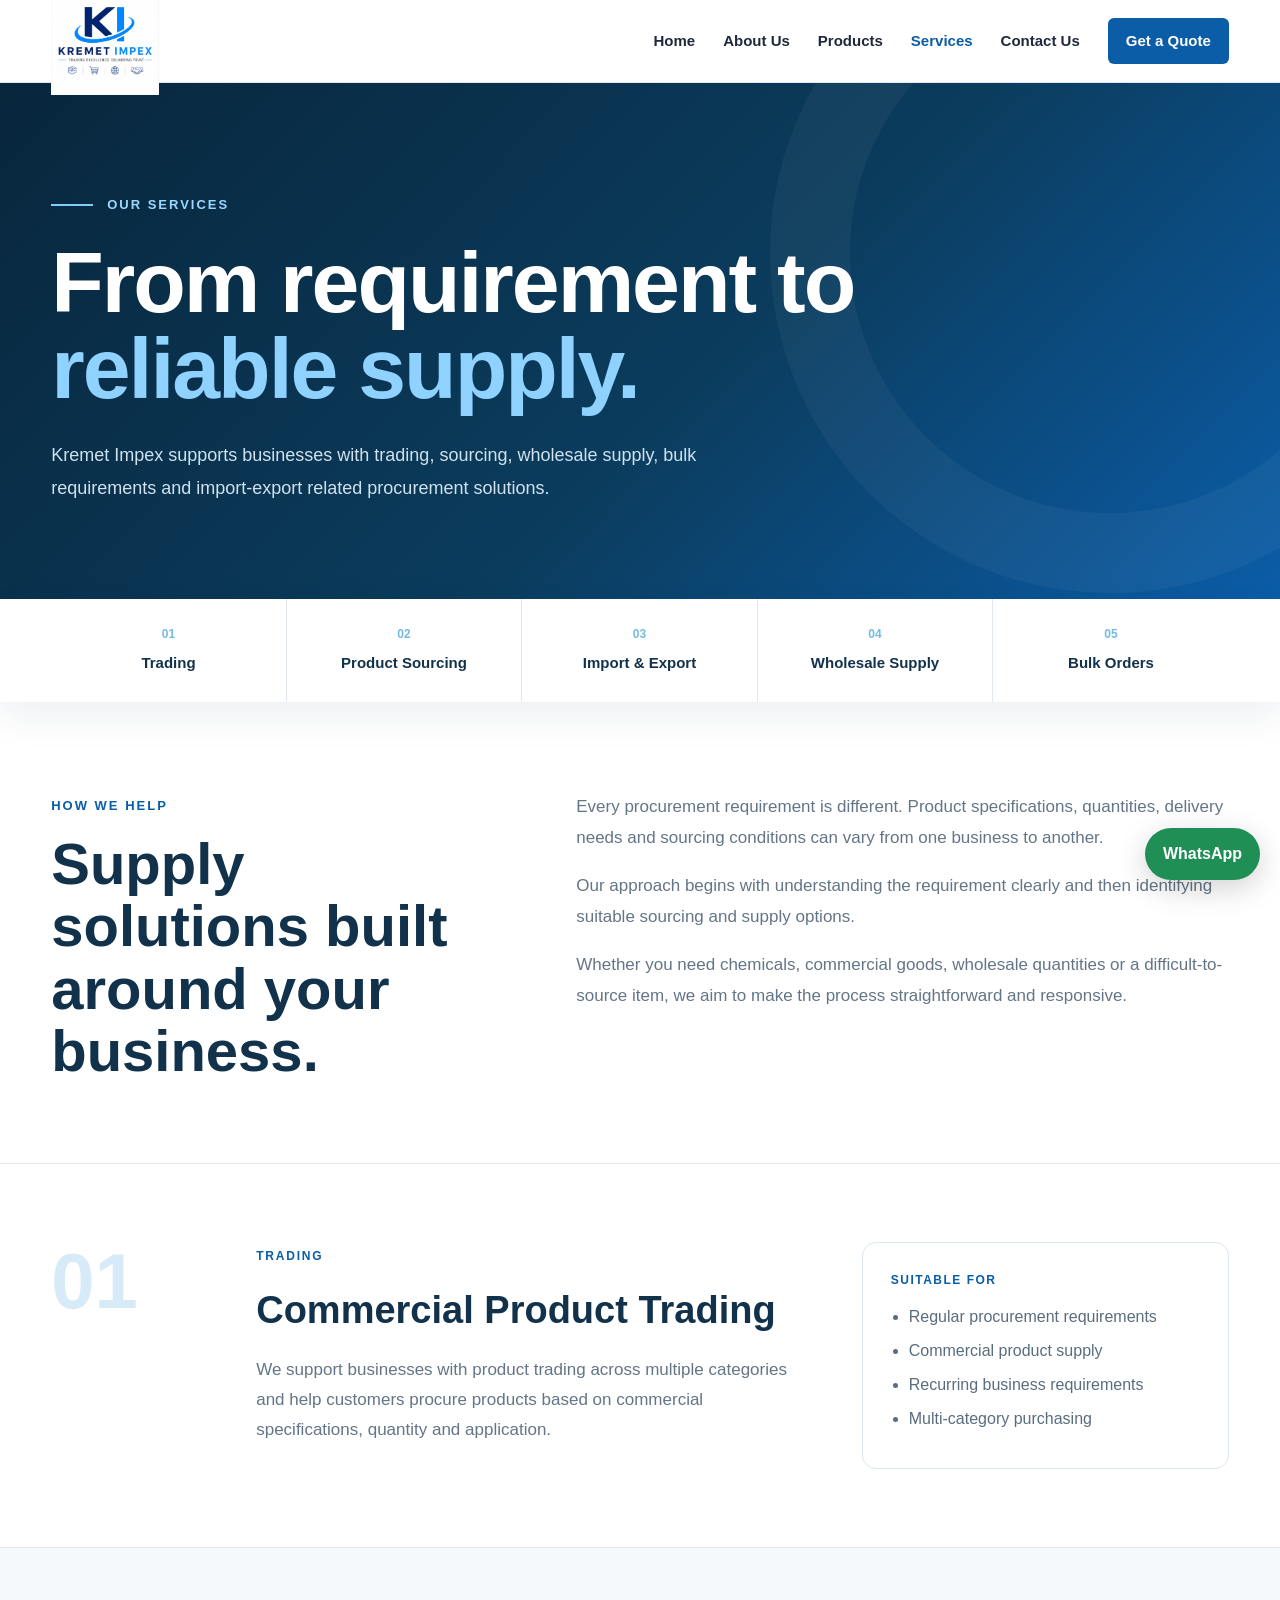
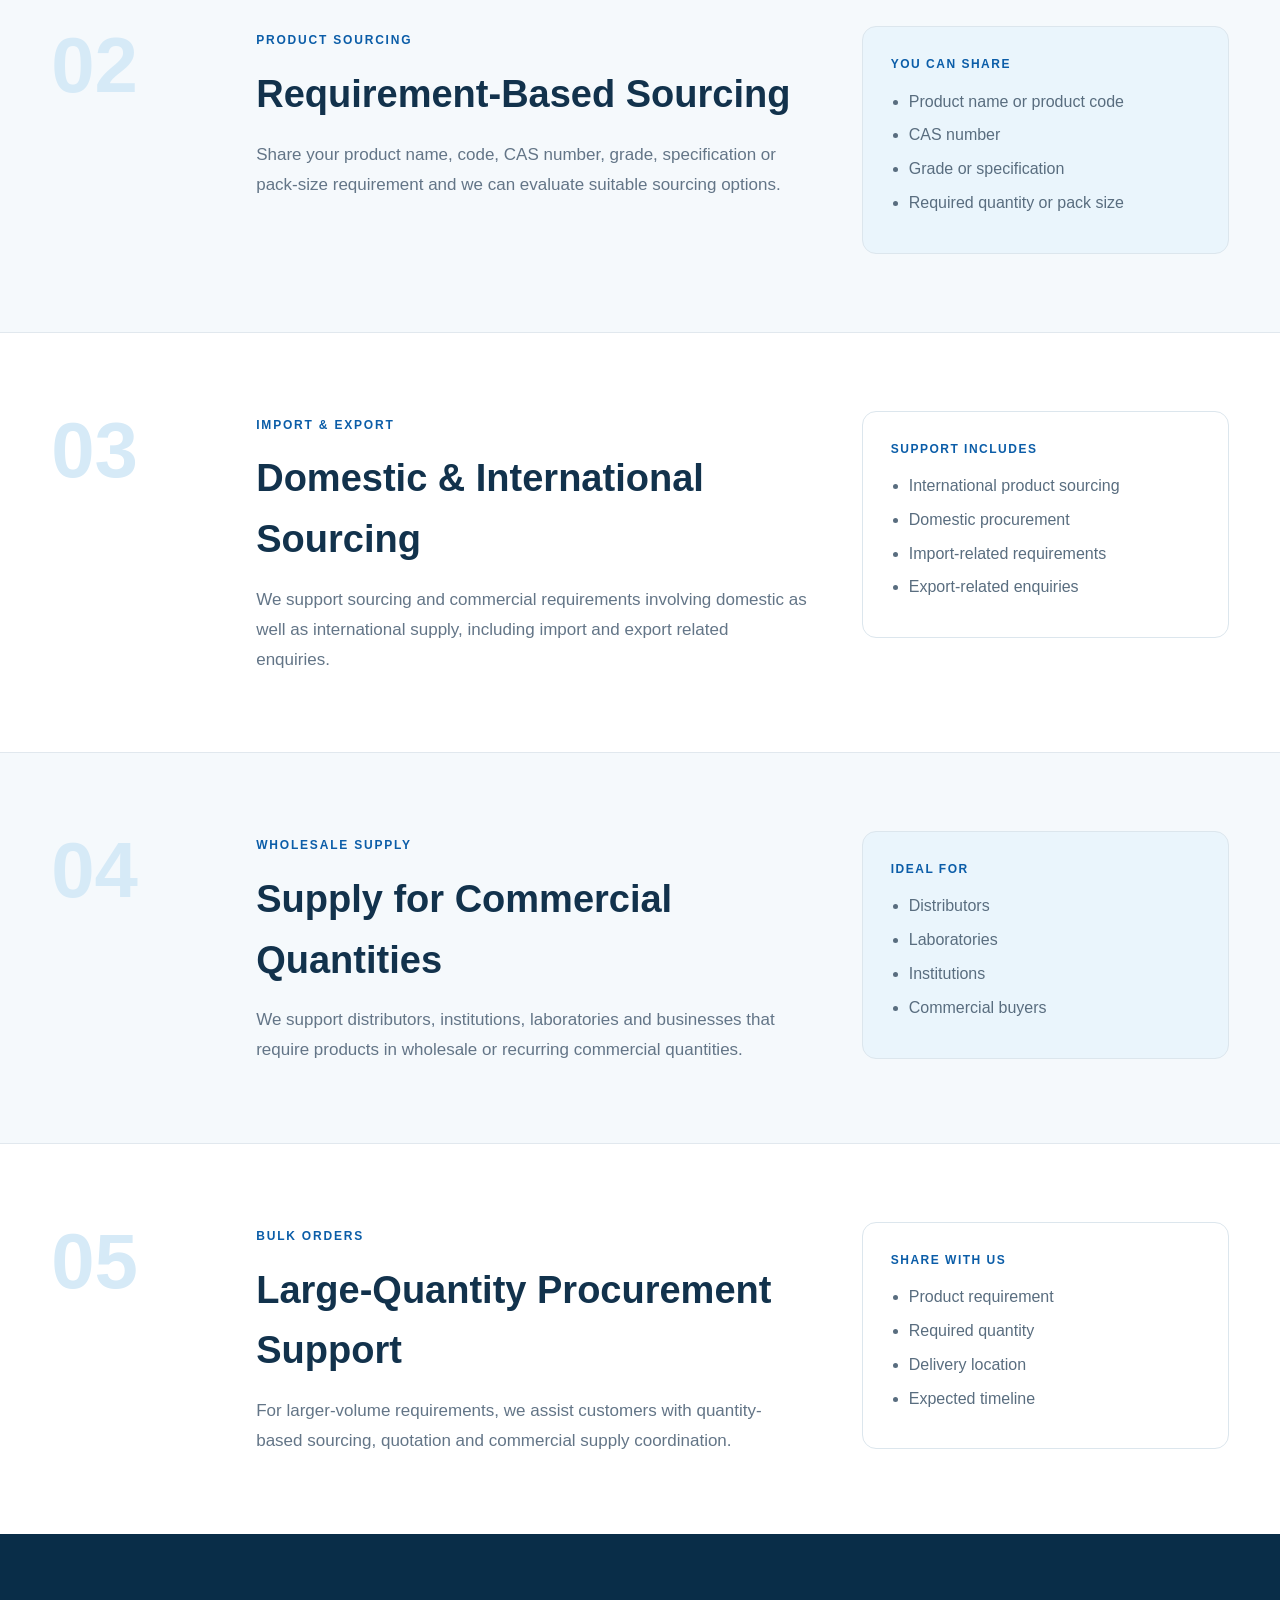
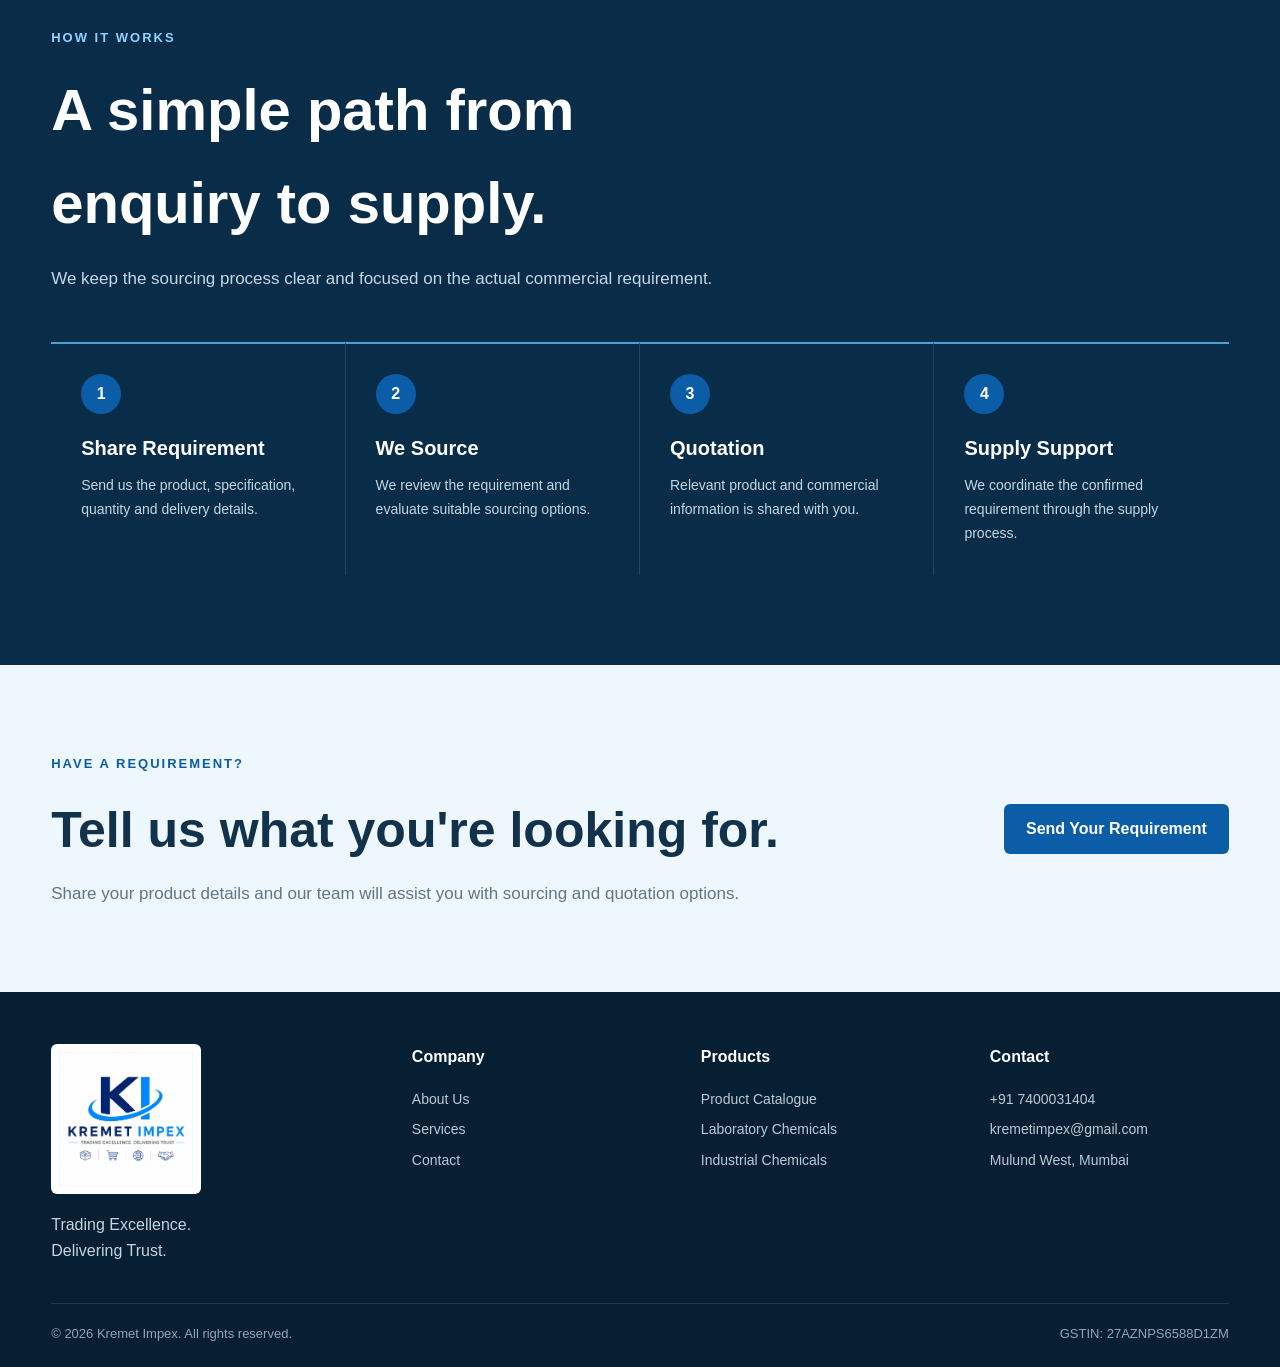
<file: services.html>
<!DOCTYPE html>
<html lang="en">

<head>

    <meta charset="UTF-8">
    <meta name="viewport" content="width=device-width, initial-scale=1.0">

    <link rel="icon" type="image/png" href="images/kisquare.png">
    <link rel="shortcut icon" type="image/png" href="images/kisquare.png">
    <link rel="apple-touch-icon" href="images/kisquare.png">

    <title>Services | Kremet Impex</title>

    <meta name="description"
        content="Explore Kremet Impex services including trading, product sourcing, import-export, wholesale supply and bulk order support.">

    <link rel="stylesheet" href="style.css">

    <style>

        .services-hero {
            position: relative;
            overflow: hidden;
            background: linear-gradient(135deg, #08263c 0%, #0b3c5d 55%, #0b5da8 100%);
            color: #ffffff;
            padding: 105px 0 95px;
        }

        .services-hero::after {
            content: "";
            position: absolute;
            width: 520px;
            height: 520px;
            border-radius: 50%;
            border: 80px solid rgba(255, 255, 255, 0.04);
            right: -170px;
            top: -170px;
        }

        .services-hero-inner {
            position: relative;
            z-index: 2;
            max-width: 950px;
        }

        .services-label {
            display: inline-flex;
            align-items: center;
            gap: 14px;
            color: #9bd8ff;
            font-size: 13px;
            font-weight: 700;
            letter-spacing: 2px;
            margin-bottom: 24px;
        }

        .services-label::before {
            content: "";
            width: 42px;
            height: 2px;
            background: #82ccfa;
        }

        .services-hero h1 {
            font-size: clamp(54px, 7vw, 86px);
            line-height: 1;
            letter-spacing: -2px;
            margin-bottom: 28px;
            max-width: 930px;
        }

        .services-hero h1 span {
            color: #8fd2ff;
        }

        .services-hero p {
            color: #d0e2ee;
            max-width: 730px;
            font-size: 18px;
            line-height: 1.8;
        }

        .service-strip {
            background: #ffffff;
            box-shadow: 0 14px 38px rgba(11, 48, 77, 0.08);
            position: relative;
            z-index: 5;
        }

        .service-strip-grid {
            display: grid;
            grid-template-columns: repeat(5, 1fr);
        }

        .service-strip-item {
            padding: 26px 20px;
            text-align: center;
            border-right: 1px solid #e1e8ee;
        }

        .service-strip-item:last-child {
            border-right: 0;
        }

        .service-strip-item span {
            display: block;
            color: #76bbe5;
            font-size: 12px;
            font-weight: 700;
            margin-bottom: 6px;
        }

        .service-strip-item strong {
            color: #12324c;
            font-size: 15px;
        }

        .services-intro {
            padding: 90px 0 80px;
        }

        .services-intro-grid {
            display: grid;
            grid-template-columns: 0.8fr 1.2fr;
            gap: 90px;
            align-items: start;
        }

        .services-intro-left span {
            color: #0b5da8;
            font-size: 13px;
            font-weight: 700;
            letter-spacing: 2px;
        }

        .services-intro-left h2 {
            color: #12324c;
            font-size: clamp(40px, 5vw, 58px);
            line-height: 1.08;
            margin-top: 15px;
        }

        .services-intro-right p {
            color: #637587;
            font-size: 17px;
            line-height: 1.8;
            margin-bottom: 18px;
        }

        .service-section {
            padding: 78px 0;
            border-top: 1px solid #e1e8ee;
        }

        .service-section.alt {
            background: #f5f9fc;
        }

        .service-section-grid {
            display: grid;
            grid-template-columns: 150px 1.2fr 0.8fr;
            gap: 55px;
            align-items: start;
        }

        .service-number {
            color: #d6eaf7;
            font-size: 78px;
            font-weight: 700;
            line-height: 1;
        }

        .service-content span {
            color: #0b5da8;
            font-size: 12px;
            font-weight: 700;
            letter-spacing: 1.8px;
        }

        .service-content h2 {
            color: #12324c;
            font-size: 38px;
            margin: 12px 0 15px;
        }

        .service-content p {
            color: #637587;
            font-size: 17px;
            line-height: 1.75;
        }

        .service-detail-box {
            background: #ffffff;
            border: 1px solid #dce6ed;
            border-radius: 14px;
            padding: 28px;
        }

        .service-section.alt .service-detail-box {
            background: #eaf5fc;
        }

        .service-detail-box strong {
            display: block;
            color: #0b5da8;
            font-size: 12px;
            letter-spacing: 1.5px;
            margin-bottom: 15px;
        }

        .service-detail-box ul {
            padding-left: 18px;
            margin: 0;
            color: #596d7f;
        }

        .service-detail-box li {
            margin-bottom: 9px;
            line-height: 1.55;
        }

        .process-section {
            background: #092d48;
            color: #ffffff;
            padding: 90px 0;
        }

        .process-heading {
            max-width: 720px;
            margin-bottom: 50px;
        }

        .process-heading span {
            color: #8fd2ff;
            font-size: 13px;
            font-weight: 700;
            letter-spacing: 2px;
        }

        .process-heading h2 {
            font-size: clamp(40px, 5vw, 58px);
            margin: 15px 0;
        }

        .process-heading p {
            color: #c4d8e5;
            font-size: 17px;
        }

        .process-grid {
            display: grid;
            grid-template-columns: repeat(4, 1fr);
        }

        .process-step {
            padding: 30px;
            border-top: 2px solid #4c9ed4;
            border-right: 1px solid rgba(255, 255, 255, 0.12);
        }

        .process-step:last-child {
            border-right: 0;
        }

        .process-circle {
            width: 40px;
            height: 40px;
            border-radius: 50%;
            background: #0b5da8;
            display: flex;
            align-items: center;
            justify-content: center;
            font-weight: 700;
            margin-bottom: 18px;
        }

        .process-step h3 {
            font-size: 20px;
            margin-bottom: 10px;
        }

        .process-step p {
            color: #c3d6e3;
            font-size: 14px;
            line-height: 1.7;
        }

        .service-final-cta {
            padding: 85px 0;
            background: #eef7fd;
        }

        .service-final-cta-box {
            display: flex;
            align-items: center;
            justify-content: space-between;
            gap: 40px;
        }

        .service-final-cta span {
            color: #0b5da8;
            font-size: 13px;
            font-weight: 700;
            letter-spacing: 2px;
        }

        .service-final-cta h2 {
            color: #12324c;
            font-size: clamp(36px, 4vw, 50px);
            margin: 14px 0 10px;
        }

        .service-final-cta p {
            color: #637587;
            font-size: 17px;
        }

        @media (max-width: 950px) {

            .service-strip-grid {
                grid-template-columns: repeat(2, 1fr);
            }

            .service-strip-item {
                border-bottom: 1px solid #e1e8ee;
            }

            .services-intro-grid {
                grid-template-columns: 1fr;
                gap: 30px;
            }

            .service-section-grid {
                grid-template-columns: 90px 1fr;
            }

            .service-detail-box {
                grid-column: 2;
            }

            .process-grid {
                grid-template-columns: repeat(2, 1fr);
            }

            .service-final-cta-box {
                flex-direction: column;
                align-items: flex-start;
            }

        }

        @media (max-width: 600px) {

            .services-hero {
                padding: 70px 0;
            }

            .services-hero h1 {
                letter-spacing: -1px;
            }

            .service-strip-grid {
                grid-template-columns: 1fr;
            }

            .service-strip-item {
                border-right: 0;
            }

            .service-section-grid {
                grid-template-columns: 1fr;
                gap: 20px;
            }

            .service-detail-box {
                grid-column: 1;
            }

            .service-number {
                font-size: 52px;
            }

            .process-grid {
                grid-template-columns: 1fr;
            }

        }

    </style>

</head>

<body>


<header class="header">

    <div class="container navbar">

        <a href="index.html" class="brand">
            <img src="images/logo.jpeg" alt="Kremet Impex">
        </a>

        <button class="menu-button" id="menuButton" aria-label="Open menu">
            ☰
        </button>

        <nav class="navigation" id="navigation">

            <a href="index.html">Home</a>
            <a href="about.html">About Us</a>
            <a href="products.html">Products</a>
            <a href="services.html" class="active">Services</a>
            <a href="contact.html">Contact Us</a>
            <a href="contact.html" class="nav-quote">Get a Quote</a>

        </nav>

    </div>

</header>


<main>


<section class="services-hero">

    <div class="container">

        <div class="services-hero-inner">

            <div class="services-label">
                OUR SERVICES
            </div>

            <h1>
                From requirement to
                <span>reliable supply.</span>
            </h1>

            <p>
                Kremet Impex supports businesses with trading,
                sourcing, wholesale supply, bulk requirements
                and import-export related procurement solutions.
            </p>

        </div>

    </div>

</section>


<section class="service-strip">

    <div class="container service-strip-grid">

        <div class="service-strip-item">
            <span>01</span>
            <strong>Trading</strong>
        </div>

        <div class="service-strip-item">
            <span>02</span>
            <strong>Product Sourcing</strong>
        </div>

        <div class="service-strip-item">
            <span>03</span>
            <strong>Import & Export</strong>
        </div>

        <div class="service-strip-item">
            <span>04</span>
            <strong>Wholesale Supply</strong>
        </div>

        <div class="service-strip-item">
            <span>05</span>
            <strong>Bulk Orders</strong>
        </div>

    </div>

</section>


<section class="services-intro">

    <div class="container services-intro-grid">

        <div class="services-intro-left">

            <span>HOW WE HELP</span>

            <h2>
                Supply solutions built around your business.
            </h2>

        </div>

        <div class="services-intro-right">

            <p>
                Every procurement requirement is different.
                Product specifications, quantities, delivery needs
                and sourcing conditions can vary from one business to another.
            </p>

            <p>
                Our approach begins with understanding the requirement
                clearly and then identifying suitable sourcing and
                supply options.
            </p>

            <p>
                Whether you need chemicals, commercial goods,
                wholesale quantities or a difficult-to-source item,
                we aim to make the process straightforward and responsive.
            </p>

        </div>

    </div>

</section>


<section class="service-section">

    <div class="container service-section-grid">

        <div class="service-number">
            01
        </div>

        <div class="service-content">

            <span>TRADING</span>

            <h2>
                Commercial Product Trading
            </h2>

            <p>
                We support businesses with product trading across
                multiple categories and help customers procure products
                based on commercial specifications, quantity and application.
            </p>

        </div>

        <div class="service-detail-box">

            <strong>SUITABLE FOR</strong>

            <ul>
                <li>Regular procurement requirements</li>
                <li>Commercial product supply</li>
                <li>Recurring business requirements</li>
                <li>Multi-category purchasing</li>
            </ul>

        </div>

    </div>

</section>


<section class="service-section alt">

    <div class="container service-section-grid">

        <div class="service-number">
            02
        </div>

        <div class="service-content">

            <span>PRODUCT SOURCING</span>

            <h2>
                Requirement-Based Sourcing
            </h2>

            <p>
                Share your product name, code, CAS number,
                grade, specification or pack-size requirement
                and we can evaluate suitable sourcing options.
            </p>

        </div>

        <div class="service-detail-box">

            <strong>YOU CAN SHARE</strong>

            <ul>
                <li>Product name or product code</li>
                <li>CAS number</li>
                <li>Grade or specification</li>
                <li>Required quantity or pack size</li>
            </ul>

        </div>

    </div>

</section>


<section class="service-section">

    <div class="container service-section-grid">

        <div class="service-number">
            03
        </div>

        <div class="service-content">

            <span>IMPORT & EXPORT</span>

            <h2>
                Domestic & International Sourcing
            </h2>

            <p>
                We support sourcing and commercial requirements
                involving domestic as well as international supply,
                including import and export related enquiries.
            </p>

        </div>

        <div class="service-detail-box">

            <strong>SUPPORT INCLUDES</strong>

            <ul>
                <li>International product sourcing</li>
                <li>Domestic procurement</li>
                <li>Import-related requirements</li>
                <li>Export-related enquiries</li>
            </ul>

        </div>

    </div>

</section>


<section class="service-section alt">

    <div class="container service-section-grid">

        <div class="service-number">
            04
        </div>

        <div class="service-content">

            <span>WHOLESALE SUPPLY</span>

            <h2>
                Supply for Commercial Quantities
            </h2>

            <p>
                We support distributors, institutions,
                laboratories and businesses that require
                products in wholesale or recurring commercial quantities.
            </p>

        </div>

        <div class="service-detail-box">

            <strong>IDEAL FOR</strong>

            <ul>
                <li>Distributors</li>
                <li>Laboratories</li>
                <li>Institutions</li>
                <li>Commercial buyers</li>
            </ul>

        </div>

    </div>

</section>


<section class="service-section">

    <div class="container service-section-grid">

        <div class="service-number">
            05
        </div>

        <div class="service-content">

            <span>BULK ORDERS</span>

            <h2>
                Large-Quantity Procurement Support
            </h2>

            <p>
                For larger-volume requirements,
                we assist customers with quantity-based sourcing,
                quotation and commercial supply coordination.
            </p>

        </div>

        <div class="service-detail-box">

            <strong>SHARE WITH US</strong>

            <ul>
                <li>Product requirement</li>
                <li>Required quantity</li>
                <li>Delivery location</li>
                <li>Expected timeline</li>
            </ul>

        </div>

    </div>

</section>


<section class="process-section">

    <div class="container">

        <div class="process-heading">

            <span>HOW IT WORKS</span>

            <h2>
                A simple path from enquiry to supply.
            </h2>

            <p>
                We keep the sourcing process clear and focused on
                the actual commercial requirement.
            </p>

        </div>


        <div class="process-grid">


            <div class="process-step">

                <div class="process-circle">
                    1
                </div>

                <h3>
                    Share Requirement
                </h3>

                <p>
                    Send us the product, specification,
                    quantity and delivery details.
                </p>

            </div>


            <div class="process-step">

                <div class="process-circle">
                    2
                </div>

                <h3>
                    We Source
                </h3>

                <p>
                    We review the requirement and
                    evaluate suitable sourcing options.
                </p>

            </div>


            <div class="process-step">

                <div class="process-circle">
                    3
                </div>

                <h3>
                    Quotation
                </h3>

                <p>
                    Relevant product and commercial
                    information is shared with you.
                </p>

            </div>


            <div class="process-step">

                <div class="process-circle">
                    4
                </div>

                <h3>
                    Supply Support
                </h3>

                <p>
                    We coordinate the confirmed
                    requirement through the supply process.
                </p>

            </div>


        </div>

    </div>

</section>


<section class="service-final-cta">

    <div class="container service-final-cta-box">

        <div>

            <span>HAVE A REQUIREMENT?</span>

            <h2>
                Tell us what you're looking for.
            </h2>

            <p>
                Share your product details and our team
                will assist you with sourcing and quotation options.
            </p>

        </div>

        <a href="contact.html"
           class="button primary-button">

            Send Your Requirement

        </a>

    </div>

</section>


</main>


<footer class="footer">

    <div class="container">

        <div class="footer-grid">

            <div class="footer-brand">

                <img src="images/logo.jpeg" alt="Kremet Impex">

                <p>
                    Trading Excellence.<br>
                    Delivering Trust.
                </p>

            </div>


            <div>

                <h4>Company</h4>

                <a href="about.html">About Us</a>
                <a href="services.html">Services</a>
                <a href="contact.html">Contact</a>

            </div>


            <div>

                <h4>Products</h4>

                <a href="products.html">Product Catalogue</a>
                <a href="products.html">Laboratory Chemicals</a>
                <a href="products.html">Industrial Chemicals</a>

            </div>


            <div>

                <h4>Contact</h4>

                <a href="tel:+917400031404">
                    +91 7400031404
                </a>

                <a href="mailto:kremetimpex@gmail.com">
                    kremetimpex@gmail.com
                </a>

                <span>
                    Mulund West, Mumbai
                </span>

            </div>

        </div>


        <div class="footer-bottom">

            <p>
                © 2026 Kremet Impex. All rights reserved.
            </p>

            <p>
                GSTIN: 27AZNPS6588D1ZM
            </p>

        </div>

    </div>

</footer>


<a href="https://wa.me/917400031404"
   class="floating-whatsapp"
   target="_blank"
   rel="noopener noreferrer">

    WhatsApp

</a>


<script src="script.js"></script>

</body>

</html>
</file>
<file: style.css>
* {
    margin: 0;
    padding: 0;
    box-sizing: border-box;
}

html {
    scroll-behavior: smooth;
}

body {
    font-family: Arial, Helvetica, sans-serif;
    color: #1e293b;
    background: #ffffff;
    line-height: 1.6;
}

img {
    max-width: 100%;
    display: block;
}

a {
    text-decoration: none;
}

.container {
    width: min(1180px, 92%);
    margin: 0 auto;
}

.header {
    position: sticky;
    top: 0;
    z-index: 1000;
    background: rgba(255, 255, 255, 0.97);
    backdrop-filter: blur(12px);
    border-bottom: 1px solid #e2e8f0;
}

.navbar {
    height: 82px;
    display: flex;
    align-items: center;
    justify-content: space-between;
}

.brand {
    display: flex;
    align-items: center;
}

.brand img {
    width: 108px;
    height: auto;
}

.navigation {
    display: flex;
    align-items: center;
    gap: 28px;
}

.navigation a {
    color: #1e293b;
    font-size: 15px;
    font-weight: 600;
    transition: 0.25s ease;
}

.navigation a:hover,
.navigation a.active {
    color: #0b5da8;
}

.nav-quote {
    background: #0b5da8;
    color: #ffffff !important;
    padding: 11px 18px;
    border-radius: 6px;
}

.nav-quote:hover {
    background: #08497f;
}

.menu-button {
    display: none;
    border: 0;
    background: transparent;
    font-size: 28px;
    cursor: pointer;
    color: #12324c;
}

.hero {
    background:
        radial-gradient(
            circle at top right,
            rgba(73, 166, 227, 0.22),
            transparent 32%
        ),
        linear-gradient(
            135deg,
            #eef7fd 0%,
            #ffffff 50%,
            #f5f9fc 100%
        );

    padding: 75px 0 65px;
}

.hero-grid {
    display: grid;
    grid-template-columns: 1.45fr 0.75fr;
    align-items: center;
    gap: 70px;
}

.eyebrow {
    display: inline-block;
    color: #0b5da8;
    font-size: 13px;
    font-weight: 700;
    letter-spacing: 2px;
    margin-bottom: 16px;
}

.hero h1 {
    font-size: clamp(48px, 6vw, 78px);
    line-height: 1.04;
    color: #102f4a;
    max-width: 850px;
    margin-bottom: 24px;
}

.hero h1 span {
    color: #0b5da8;
}

.hero-description {
    max-width: 700px;
    font-size: 18px;
    color: #526579;
    margin-bottom: 32px;
}

.hero-actions {
    display: flex;
    gap: 14px;
    flex-wrap: wrap;
    margin-bottom: 42px;
}

.button {
    display: inline-flex;
    align-items: center;
    justify-content: center;
    min-height: 48px;
    padding: 12px 22px;
    border-radius: 6px;
    font-weight: 700;
    transition: 0.25s ease;
}

.primary-button {
    background: #0b5da8;
    color: #ffffff;
}

.primary-button:hover {
    background: #08497f;
    transform: translateY(-2px);
}

.secondary-button {
    background: #ffffff;
    border: 1px solid #b8c8d8;
    color: #173a56;
}

.secondary-button:hover {
    border-color: #0b5da8;
    color: #0b5da8;
}

.outline-button {
    border: 1px solid #0b5da8;
    color: #0b5da8;
    background: transparent;
}

.outline-button:hover {
    background: #0b5da8;
    color: #ffffff;
}

.whatsapp-button {
    background: #1f8f55;
    color: #ffffff;
}

.whatsapp-button:hover {
    background: #187445;
}

.hero-highlights {
    display: grid;
    grid-template-columns: repeat(3, 1fr);
    max-width: 760px;
    border-top: 1px solid #d9e4ed;
    padding-top: 25px;
}

.hero-highlights div {
    padding-right: 22px;
}

.hero-highlights div:not(:last-child) {
    border-right: 1px solid #d9e4ed;
    margin-right: 22px;
}

.hero-highlights strong,
.hero-highlights span {
    display: block;
}

.hero-highlights strong {
    color: #113b5d;
    font-size: 17px;
    margin-bottom: 4px;
}

.hero-highlights span {
    color: #758596;
    font-size: 13px;
}

.hero-card {
    background: #0c3555;
    padding: 38px 34px;
    border-radius: 18px;
    box-shadow: 0 22px 55px rgba(17, 52, 82, 0.18);
    color: #ffffff;
}

.hero-card-label {
    display: inline-block;
    color: #82ccfa;
    font-size: 12px;
    font-weight: 700;
    letter-spacing: 1.8px;
    margin-bottom: 14px;
}

.hero-card h3 {
    font-size: 30px;
    line-height: 1.2;
    margin-bottom: 14px;
}

.hero-card-intro {
    color: #d7e5ef;
    margin-bottom: 26px;
}

.hero-card-stats {
    display: grid;
    grid-template-columns: repeat(2, 1fr);
    gap: 14px;
    margin-bottom: 22px;
}

.hero-card-stats div {
    background: rgba(255, 255, 255, 0.08);
    border: 1px solid rgba(255, 255, 255, 0.12);
    border-radius: 10px;
    padding: 17px;
}

.hero-card-stats strong,
.hero-card-stats span {
    display: block;
}

.hero-card-stats strong {
    font-size: 22px;
    margin-bottom: 3px;
}

.hero-card-stats span {
    color: #c8dce9;
    font-size: 12px;
}

.hero-card-services {
    display: flex;
    flex-wrap: wrap;
    gap: 8px;
    margin-bottom: 26px;
}

.hero-card-services span {
    border: 1px solid rgba(255, 255, 255, 0.18);
    color: #d8e9f4;
    padding: 7px 10px;
    border-radius: 20px;
    font-size: 12px;
}

.hero-card-button {
    display: inline-flex;
    align-items: center;
    justify-content: center;
    background: #ffffff;
    color: #0c3555;
    padding: 12px 18px;
    border-radius: 6px;
    font-weight: 700;
    transition: 0.25s ease;
}

.hero-card-button:hover {
    background: #dff2ff;
    transform: translateY(-2px);
}

.trust-strip {
    background: #0b5da8;
    color: #ffffff;
}

.trust-grid {
    display: grid;
    grid-template-columns: repeat(3, 1fr);
}

.trust-item {
    display: flex;
    gap: 18px;
    padding: 26px 28px;
}

.trust-item:not(:last-child) {
    border-right: 1px solid rgba(255, 255, 255, 0.18);
}

.trust-item > span {
    font-size: 24px;
    font-weight: 700;
    color: #8ed1ff;
}

.trust-item h3 {
    margin-bottom: 4px;
    font-size: 18px;
}

.trust-item p {
    font-size: 14px;
    color: #dceeff;
}

.section {
    padding: 76px 0;
}

.two-column {
    display: grid;
    grid-template-columns: 1fr 1.15fr;
    gap: 70px;
    align-items: start;
}

.section-heading h2 {
    font-size: clamp(34px, 4vw, 52px);
    line-height: 1.12;
    color: #12324c;
}

.about-heading h2 {
    max-width: 520px;
    font-size: clamp(38px, 4vw, 50px);
}

.section-heading.centered {
    text-align: center;
    max-width: 820px;
    margin: 0 auto 42px;
}

.section-heading.centered p {
    margin: 18px auto 0;
    color: #64748b;
    max-width: 700px;
}

.about-text p {
    color: #5b6b7c;
    font-size: 17px;
    margin-bottom: 18px;
}

.text-link {
    display: inline-block;
    margin-top: 8px;
    font-weight: 700;
    color: #0b5da8;
}

.products-preview {
    background: #f5f9fc;
}

.category-grid {
    display: grid;
    grid-template-columns: repeat(3, 1fr);
    gap: 24px;
}

.category-card {
    background: #ffffff;
    border: 1px solid #e2e8f0;
    border-radius: 12px;
    padding: 28px 32px;
    transition: 0.25s ease;
}

.category-card:hover {
    transform: translateY(-6px);
    box-shadow: 0 18px 40px rgba(23, 58, 86, 0.09);
}

.category-number {
    color: #75bce9;
    font-weight: 700;
    font-size: 14px;
    margin-bottom: 20px;
}

.category-card h3 {
    color: #143852;
    font-size: 23px;
    margin-bottom: 12px;
}

.category-card p {
    color: #677789;
    margin-bottom: 20px;
}

.category-card a {
    color: #0b5da8;
    font-weight: 700;
}

.products-cta {
    margin-top: 32px;
    background: #e7f3fb;
    border-radius: 12px;
    padding: 26px 34px;
    display: flex;
    align-items: center;
    justify-content: space-between;
    gap: 25px;
}

.products-cta h3 {
    color: #12324c;
    margin-bottom: 5px;
}

.products-cta p {
    color: #627386;
}

.services-grid {
    display: grid;
    grid-template-columns: repeat(5, 1fr);
    gap: 18px;
    margin-top: 38px;
}

.service-card {
    border-top: 3px solid #0b5da8;
    padding: 24px 22px;
    background: #f8fafc;
    min-height: 195px;
}

.service-card span {
    color: #79bde8;
    font-size: 13px;
    font-weight: 700;
}

.service-card h3 {
    color: #163a56;
    margin: 16px 0 10px;
}

.service-card p {
    color: #68788a;
    font-size: 14px;
}

.section-button {
    margin-top: 30px;
}

.why-us {
    background: linear-gradient(135deg, #092b46, #0d4167);
    color: #ffffff;
}

.light-heading h2 {
    color: #ffffff;
}

.light-heading p {
    color: #cbdce8 !important;
}

.light-heading .eyebrow {
    color: #82ccfa;
}

.why-grid {
    display: grid;
    grid-template-columns: repeat(4, 1fr);
    gap: 20px;
    margin-top: 42px;
}

.why-item {
    padding: 26px 24px;
    border: 1px solid rgba(255, 255, 255, 0.16);
    border-radius: 10px;
}

.why-item strong {
    display: inline-block;
    color: #8fd2ff;
    margin-bottom: 18px;
}

.why-item h3 {
    margin-bottom: 10px;
}

.why-item p {
    color: #c7d8e4;
    font-size: 14px;
}

.enquiry {
    background: #ffffff;
}

.enquiry-box {
    background: #e9f5fc;
    padding: 42px 48px;
    border-radius: 14px;
    display: flex;
    justify-content: space-between;
    align-items: center;
    gap: 35px;
}

.enquiry-box h2 {
    color: #12324c;
    font-size: 36px;
    margin-bottom: 10px;
}

.enquiry-box p {
    color: #617386;
}

.enquiry-actions {
    display: flex;
    gap: 12px;
    flex-wrap: wrap;
}

.contact-preview {
    padding: 62px 0;
    background: #eef5f9;
}

.contact-grid {
    display: grid;
    grid-template-columns: 1.1fr 0.9fr;
    gap: 70px;
}

.contact-preview h2 {
    font-size: 36px;
    color: #113650;
    margin-bottom: 15px;
}

.contact-preview p {
    color: #617285;
}

.contact-details {
    display: grid;
    gap: 18px;
}

.contact-details div {
    padding-bottom: 16px;
    border-bottom: 1px solid #cedbe4;
}

.contact-details span {
    display: block;
    color: #6f8192;
    font-size: 13px;
    margin-bottom: 5px;
}

.contact-details a {
    display: block;
    color: #0b5da8;
    font-weight: 700;
    margin-bottom: 4px;
}

.footer {
    background: #071f32;
    color: #ffffff;
    padding: 52px 0 22px;
}

.footer-grid {
    display: grid;
    grid-template-columns: 1.3fr repeat(3, 1fr);
    gap: 50px;
}

.footer-brand img {
    width: 150px;
    background: #ffffff;
    padding: 8px;
    border-radius: 6px;
    margin-bottom: 18px;
}

.footer-brand p {
    color: #c4d4df;
}

.footer h4 {
    margin-bottom: 18px;
}

.footer a,
.footer span {
    display: block;
    color: #b9cad6;
    margin-bottom: 8px;
    font-size: 14px;
}

.footer a:hover {
    color: #ffffff;
}

.footer-bottom {
    margin-top: 40px;
    border-top: 1px solid rgba(255, 255, 255, 0.12);
    padding-top: 20px;
    display: flex;
    justify-content: space-between;
    gap: 25px;
    color: #8fa6b6;
    font-size: 13px;
}

.floating-whatsapp {
    position: fixed;
    right: 20px;
    bottom: 20px;
    z-index: 999;
    background: #1f8f55;
    color: #ffffff;
    padding: 13px 18px;
    border-radius: 30px;
    font-weight: 700;
    box-shadow: 0 8px 30px rgba(0, 0, 0, 0.18);
}

.floating-whatsapp:hover {
    background: #187445;
}

@media (max-width: 1050px) {

    .navigation {
        gap: 18px;
    }

    .hero-grid {
        grid-template-columns: 1fr;
    }

    .hero-card {
        max-width: 560px;
    }

    .services-grid {
        grid-template-columns: repeat(3, 1fr);
    }

    .why-grid {
        grid-template-columns: repeat(2, 1fr);
    }
}

@media (max-width: 800px) {

    .navbar {
        height: 70px;
    }

    .brand img {
        width: 92px;
    }

    .menu-button {
        display: block;
    }

    .navigation {
        display: none;
        position: absolute;
        left: 0;
        right: 0;
        top: 70px;
        background: #ffffff;
        padding: 22px 4%;
        flex-direction: column;
        align-items: flex-start;
        border-bottom: 1px solid #e2e8f0;
        box-shadow: 0 15px 25px rgba(0, 0, 0, 0.07);
    }

    .navigation.open {
        display: flex;
    }

    .hero {
        padding: 58px 0;
    }

    .hero-highlights {
        grid-template-columns: 1fr;
        gap: 18px;
    }

    .hero-highlights div:not(:last-child) {
        border-right: 0;
        margin-right: 0;
        padding-bottom: 18px;
        border-bottom: 1px solid #d9e4ed;
    }

    .hero-card-stats {
        grid-template-columns: 1fr;
    }

    .trust-grid {
        grid-template-columns: 1fr;
    }

    .trust-item:not(:last-child) {
        border-right: 0;
        border-bottom: 1px solid rgba(255, 255, 255, 0.18);
    }

    .two-column {
        grid-template-columns: 1fr;
        gap: 32px;
    }

    .category-grid {
        grid-template-columns: 1fr;
    }

    .products-cta {
        flex-direction: column;
        align-items: flex-start;
    }

    .services-grid {
        grid-template-columns: repeat(2, 1fr);
    }

    .contact-grid {
        grid-template-columns: 1fr;
        gap: 38px;
    }

    .footer-grid {
        grid-template-columns: repeat(2, 1fr);
    }

    .footer-bottom {
        flex-direction: column;
    }

    .enquiry-box {
        flex-direction: column;
        align-items: flex-start;
    }
}

@media (max-width: 520px) {

    .hero h1 {
        font-size: 43px;
    }

    .hero-card {
        padding: 30px 24px;
    }

    .section {
        padding: 60px 0;
    }

    .services-grid {
        grid-template-columns: 1fr;
    }

    .why-grid {
        grid-template-columns: 1fr;
    }

    .footer-grid {
        grid-template-columns: 1fr;
    }

    .enquiry-box {
        padding: 32px 24px;
    }

    .enquiry-actions {
        width: 100%;
    }

    .enquiry-actions .button {
        width: 100%;
    }
}
</file>
